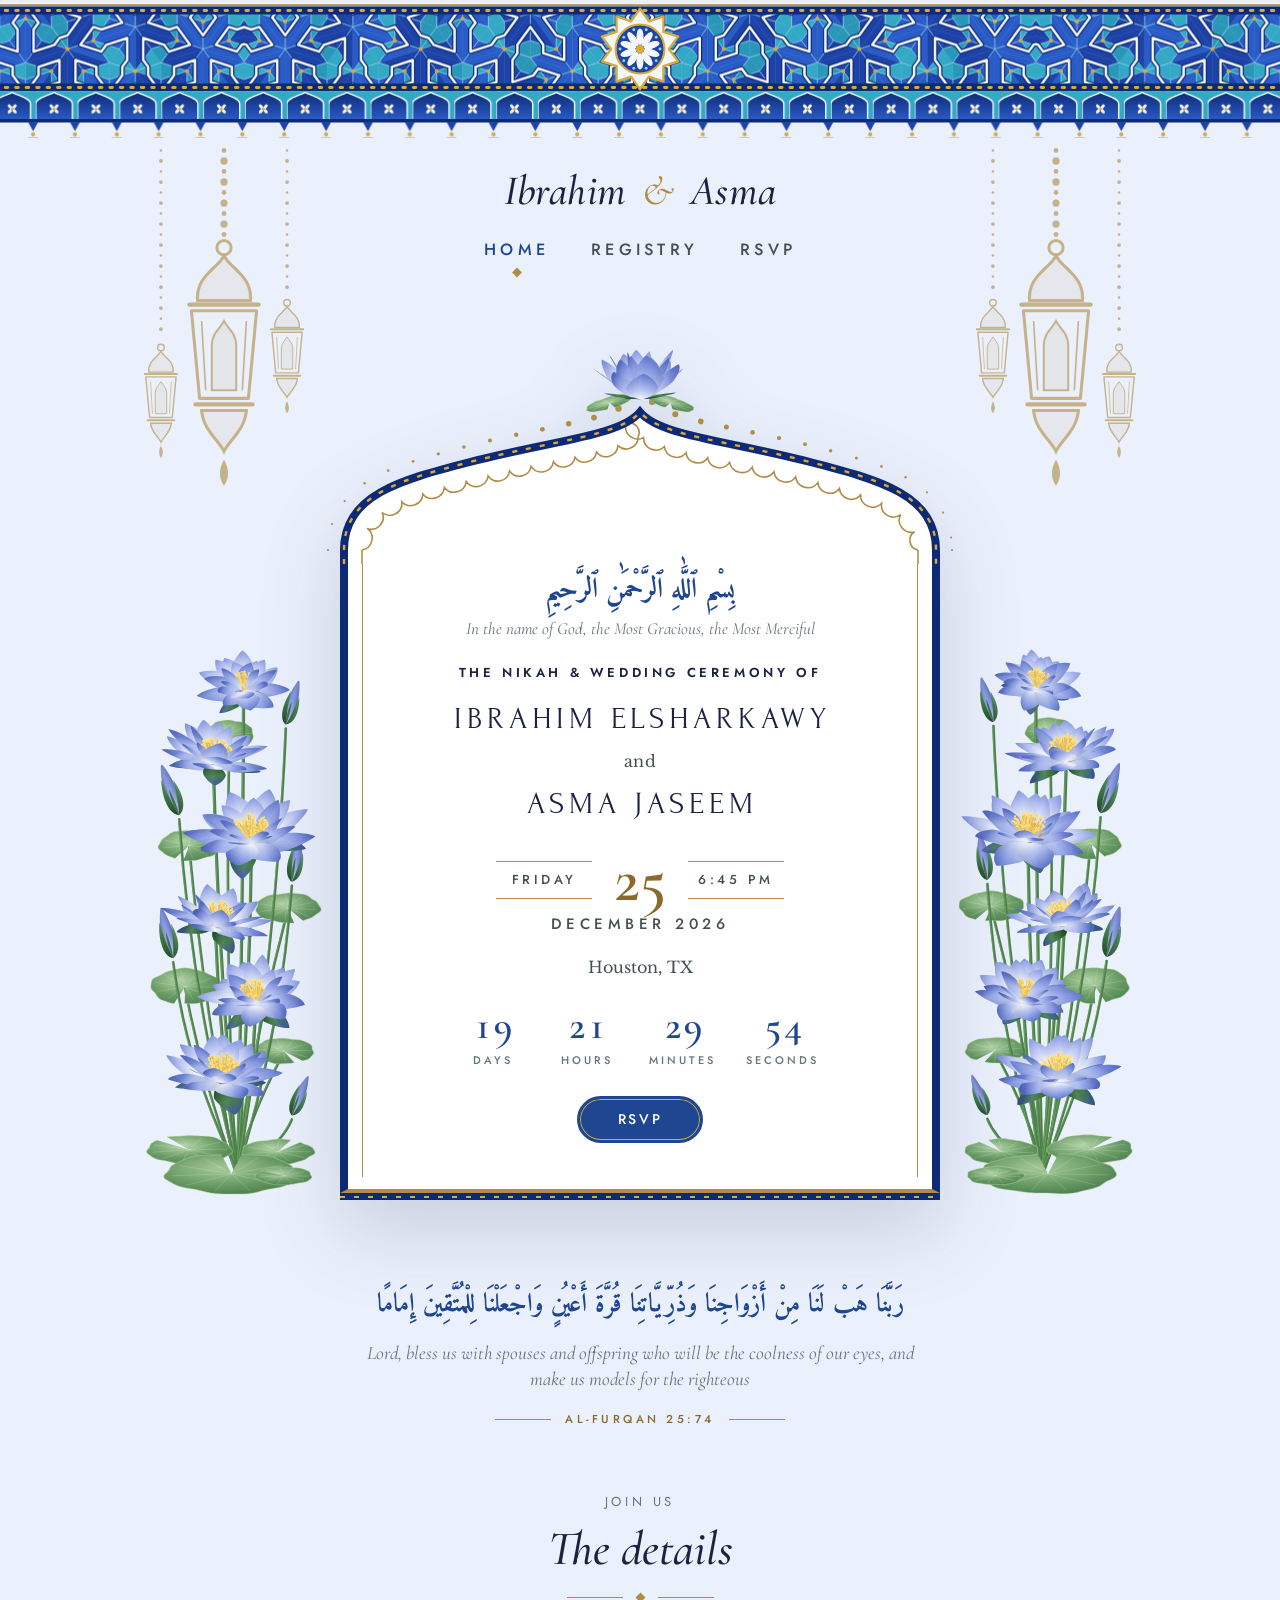
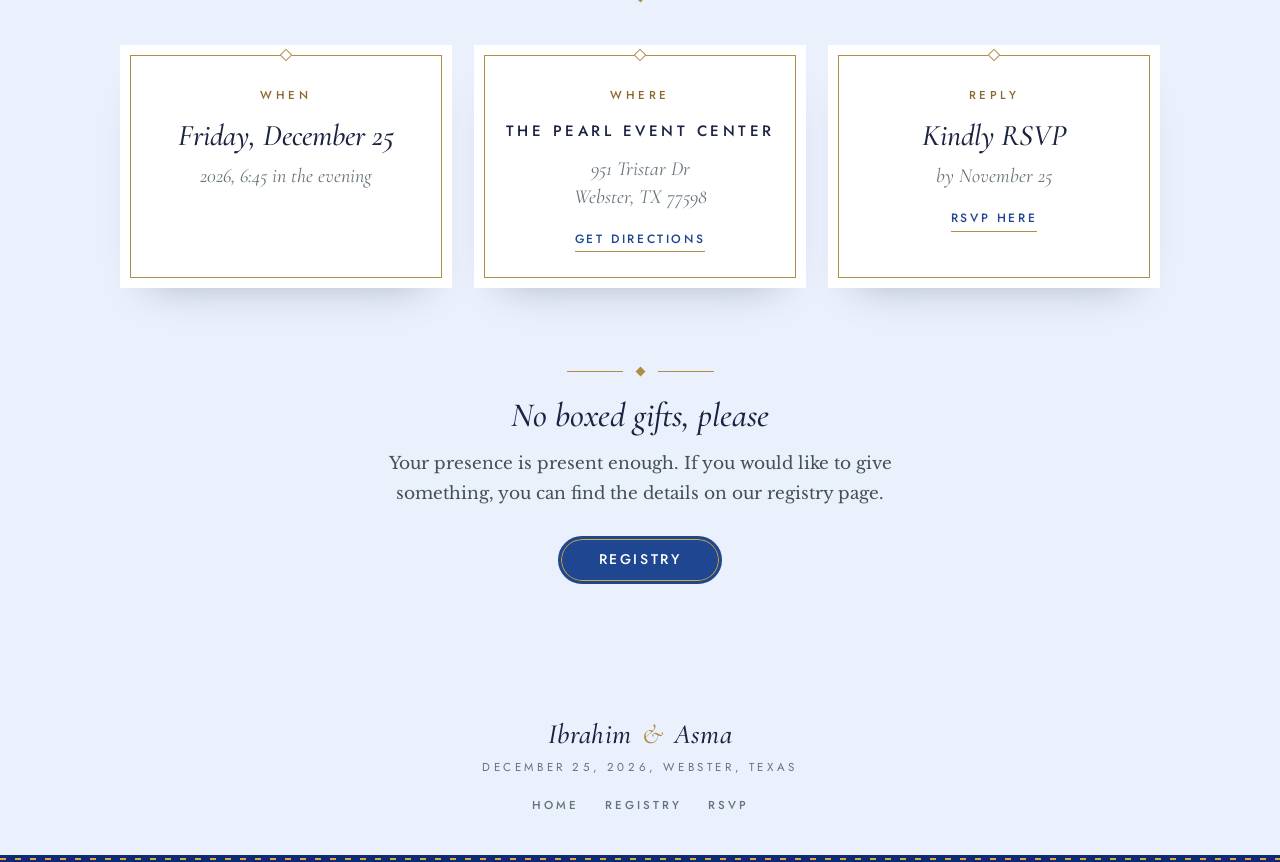
<file: index.html>
<!DOCTYPE html>
<html lang="en">
<head>
  <meta charset="utf-8">
  <meta name="viewport" content="width=device-width, initial-scale=1">
  <title>Ibrahim &amp; Asma</title>
  <meta name="description" content="Ibrahim and Asma&#x27;s wedding, December 25, 2026.">
  <!-- Keep the site out of search engines -->
  <meta name="robots" content="noindex, nofollow, noarchive, noimageindex">
  <meta name="googlebot" content="noindex, nofollow">
  <meta name="referrer" content="no-referrer">
  <link rel="icon" href="data:image/svg+xml,%3Csvg xmlns='http://www.w3.org/2000/svg' viewBox='0 0 64 64'%3E%3Crect width='64' height='64' fill='%23eaf0fc'/%3E%3Cpath d='M32 54 C14 46 10 30 14 14 C24 22 30 34 32 54 Z' fill='%237b8fdc'/%3E%3Cpath d='M32 54 C50 46 54 30 50 14 C40 22 34 34 32 54 Z' fill='%237b8fdc'/%3E%3Cpath d='M32 54 C24 40 24 22 32 6 C40 22 40 40 32 54 Z' fill='%231f4690'/%3E%3C/svg%3E">
  <link rel="preconnect" href="https://fonts.googleapis.com">
  <link rel="preconnect" href="https://fonts.gstatic.com" crossorigin>
  <link href="https://fonts.googleapis.com/css2?family=Forum&family=Libre+Baskerville:ital,wght@0,400;0,700;1,400&family=Cormorant+Garamond:ital,wght@0,400;0,600;1,400;1,500&family=Jost:wght@400;500;600&family=Amiri:wght@700&display=swap" rel="stylesheet">
  <link rel="stylesheet" href="assets/style.css">
</head>
<body class="page-home">
<div class="crown" aria-hidden="true"><img src="assets/art/crown.svg" alt="" decoding="async"></div>
<div class="top">
<img class="lantern lantern--left" src="assets/art/lantern-left.svg" alt="" aria-hidden="true" decoding="async">
<img class="lantern lantern--right" src="assets/art/lantern-right.svg" alt="" aria-hidden="true" decoding="async">
<header class="site-header reveal is-visible">
  <a class="wordmark" href="index.html">Ibrahim <span class="amp">&amp;</span> Asma</a>
  <nav class="site-nav" aria-label="Main">
    <a href="index.html" aria-current="page">Home</a>
    <a href="registry.html">Registry</a>
    <a href="rsvp.html">RSVP</a>
  </nav>
</header>
<main id="main">

  <section class="hero">
    <div class="arch-wrap">
    <img class="bouquet bouquet--left reveal" data-delay="3" src="assets/art/bouquet-left.svg" alt="" aria-hidden="true" decoding="async" loading="lazy">
    <img class="bouquet bouquet--right reveal" data-delay="3" src="assets/art/bouquet-right.svg" alt="" aria-hidden="true" decoding="async" loading="lazy">
    <div class="arch reveal" data-delay="2">
      <svg class="arch-head" viewBox="0 -78 600 338" aria-hidden="true" focusable="false">
  <defs>
    <linearGradient id="petal" x1="0" y1="1" x2="0" y2="0">
      <stop offset="0" stop-color="#ffffff"/><stop offset=".45" stop-color="#b3c0ee"/><stop offset="1" stop-color="#5a6fc6"/>
    </linearGradient>
    <linearGradient id="petal2" x1="0" y1="1" x2="0" y2="0">
      <stop offset="0" stop-color="#ffffff"/><stop offset=".5" stop-color="#c9d2f2"/><stop offset="1" stop-color="#7b8fdc"/>
    </linearGradient>
    <radialGradient id="padg" cx=".5" cy=".5" r=".6"><stop offset="0" stop-color="#b3d3a6"/><stop offset="1" stop-color="#3a6a42"/></radialGradient>
  </defs>
  <!-- white ground under the arch -->
  <path class="arch-fill" d="M4,262 L4,150 C4,95 60,80 130,62 C215,40 280,36 300,12 C320,36 385,40 470,62 C540,80 596,95 596,150 L596,262 Z"/>
  <!-- mehndi dot trail -->
  <g class="arch-dots"><circle cx="-12.0" cy="150.0" r="1.1"/><circle cx="-8.0" cy="124.1" r="1.1"/><circle cx="4.7" cy="101.1" r="1.1"/><circle cx="24.6" cy="83.3" r="1.2"/><circle cx="48.2" cy="70.6" r="1.3"/><circle cx="73.1" cy="61.3" r="1.4"/><circle cx="98.3" cy="53.8" r="1.6"/><circle cx="123.9" cy="47.0" r="1.8"/><circle cx="150.0" cy="40.6" r="2.0"/><circle cx="176.2" cy="34.8" r="2.2"/><circle cx="202.4" cy="29.3" r="2.4"/><circle cx="228.7" cy="23.7" r="2.7"/><circle cx="254.0" cy="17.6" r="2.9"/><circle cx="278.5" cy="8.6" r="3.2"/><circle cx="312.3" cy="1.8" r="3.3"/><circle cx="335.3" cy="14.3" r="3.0"/><circle cx="360.8" cy="21.4" r="2.8"/><circle cx="386.4" cy="27.0" r="2.5"/><circle cx="412.6" cy="32.4" r="2.3"/><circle cx="439.0" cy="38.1" r="2.1"/><circle cx="465.0" cy="44.2" r="1.9"/><circle cx="490.6" cy="50.8" r="1.7"/><circle cx="516.4" cy="58.0" r="1.5"/><circle cx="541.4" cy="66.4" r="1.3"/><circle cx="565.6" cy="77.3" r="1.2"/><circle cx="587.0" cy="92.3" r="1.1"/><circle cx="603.1" cy="112.6" r="1.1"/><circle cx="611.1" cy="137.5" r="1.1"/><circle cx="612.0" cy="150.0" r="1.1"/></g>
  <!-- cusped gold inner line -->
  <path class="arch-cusp" d="M22.0,150.0 A12.0,12.0 0 0 0 27.1,128.4 A11.8,11.8 0 0 0 42.1,112.5 A12.1,12.1 0 0 0 61.8,101.7 A12.1,12.1 0 0 0 82.8,93.9 A12.2,12.2 0 0 0 104.4,87.4 A12.2,12.2 0 0 0 126.2,81.6 A12.2,12.2 0 0 0 148.1,76.0 A11.9,11.9 0 0 0 169.6,71.0 A11.9,11.9 0 0 0 191.1,66.4 A12.3,12.3 0 0 0 213.5,61.7 A11.9,11.9 0 0 0 235.1,57.2 A11.9,11.9 0 0 0 256.5,52.1 A12.0,12.0 0 0 0 277.9,45.7 A12.1,12.1 0 0 0 298.2,36.5 A9.6,9.6 0 0 0 286.2,23.5 A12.1,12.1 0 0 0 303.6,37.6 A12.2,12.2 0 0 0 324.4,46.5 A12.2,12.2 0 0 0 346.0,52.8 A12.0,12.0 0 0 0 367.7,57.8 A12.1,12.1 0 0 0 389.6,62.4 A12.5,12.5 0 0 0 412.2,67.1 A12.0,12.0 0 0 0 433.9,71.8 A12.0,12.0 0 0 0 455.6,76.9 A12.4,12.4 0 0 0 477.9,82.6 A12.0,12.0 0 0 0 499.4,88.4 A12.0,12.0 0 0 0 520.5,95.0 A12.2,12.2 0 0 0 541.6,103.3 A12.0,12.0 0 0 0 560.7,114.6 A11.9,11.9 0 0 0 574.6,131.7 A10.0,10.0 0 0 0 578.0,150.0"/>
  <path class="arch-cusp" d="M22,262 L22,150.0 M578,262 L578,150.0"/>
  <!-- tile ribbon -->
  <path class="arch-ribbon" d="M4,262 L4,150 C4,95 60,80 130,62 C215,40 280,36 300,12 C320,36 385,40 470,62 C540,80 596,95 596,150 L596,262"/>
  <path class="arch-beads" d="M4,262 L4,150 C4,95 60,80 130,62 C215,40 280,36 300,12 C320,36 385,40 470,62 C540,80 596,95 596,150 L596,262"/>
  <image class="arch-finial" href="assets/art/finial.svg" x="241" y="-54" width="118" height="67"/>
</svg>
      <div class="arch-body">
        <div class="arch-inner">
          <p class="arabic bismillah" lang="ar">بِسْمِ ٱللَّٰهِ ٱلرَّحْمَٰنِ ٱلرَّحِيمِ</p>
          <p class="translation bismillah-translation">In the name of God, the Most Gracious, the Most Merciful</p>
          <p class="caption">The Nikah &amp; wedding ceremony of</p>
          <h1 class="names">
            <span class="script">Ibrahim Elsharkawy</span>
            <span class="and">and</span>
            <span class="script">Asma Jaseem</span>
          </h1>

          <div class="date-row" aria-label="Friday 25 December 2026, 6:45 PM">
            <span class="side">Friday</span>
            <span class="numeral">25</span>
            <span class="side">6:45 PM</span>
          </div>
          <p class="date-month">December 2026</p>
          <p class="place">Houston, TX</p>

          <div class="countdown" data-countdown="2026-12-25" data-today="Today is the day!" aria-live="off">
            <div class="unit"><span class="num" data-unit="d">00</span><span class="lbl"><span class="long">days</span><span class="short">d</span></span></div>
            <div class="unit"><span class="num" data-unit="h">00</span><span class="lbl"><span class="long">hours</span><span class="short">h</span></span></div>
            <div class="unit"><span class="num" data-unit="m">00</span><span class="lbl"><span class="long">minutes</span><span class="short">min</span></span></div>
            <div class="unit"><span class="num" data-unit="s">00</span><span class="lbl"><span class="long">seconds</span><span class="short">s</span></span></div>
          </div>

          <a class="btn" href="rsvp.html">RSVP</a>
        </div>
      </div>
      <div class="arch-base" aria-hidden="true"></div>
    </div>
    </div>
  </section>

  <section class="ayah reveal">
    <p class="arabic" lang="ar">رَبَّنَا هَبْ لَنَا مِنْ أَزْوَاجِنَا وَذُرِّيَّاتِنَا قُرَّةَ أَعْيُنٍ وَاجْعَلْنَا لِلْمُتَّقِينَ إِمَامًا</p>
    <p class="translation">Lord, bless us with spouses and offspring who will be the coolness of our eyes, and make us models for the righteous</p>
    <div class="rule"><span class="caption caption--gold">Al-Furqan 25:74</span></div>
  </section>

  <section class="section" id="details">
    <div class="section-head reveal">
      <p class="caption">Join us</p>
      <h2 class="display">The details</h2>
      <div class="rule"><span class="diamond"></span></div>
    </div>
    <div class="cards">
      <article class="card reveal" data-delay="1">
        <p class="caption">When</p>
        <h3 class="display">Friday, December 25</h3>
        <p class="sub">2026, 6:45 in the evening</p>
      </article>
      <article class="card reveal" data-delay="2">
        <p class="caption">Where</p>
        <p class="venue">The Pearl Event Center</p>
        <p class="sub">951 Tristar Dr<br>Webster, TX 77598</p>
        <a class="link" href="https://www.google.com/maps/search/?api=1&amp;query=The+Pearl+Event+Center+951+Tristar+Dr+Webster+TX+77598" target="_blank" rel="noopener">Get directions</a>
      </article>
      <article class="card reveal" data-delay="3">
        <p class="caption">Reply</p>
        <h3 class="display">Kindly RSVP</h3>
        <p class="sub">by <span data-text="rsvpDeadline">November 25</span></p>
        <a class="link" href="rsvp.html">RSVP here</a>
      </article>
    </div>
  </section>

  <section class="note reveal">
    <div class="rule"><span class="diamond"></span></div>
    <h2 class="display" style="margin-top:22px">No boxed gifts, please</h2>
    <p class="lead">Your presence is present enough. If you would like to give something, you can find the details on our registry page.</p>
    <button class="btn" type="button" data-open="registry-modal">Registry</button>
  </section>

</main>
</div>
<dialog class="modal" id="registry-modal" aria-labelledby="registry-modal-title">
  <div class="panel modal-panel">
    <button class="modal-close" type="button" data-close aria-label="Close">&times;</button>
    <div class="icon"><svg viewBox="0 0 80 80" fill="none" stroke="currentColor" stroke-width="2" stroke-linecap="round" stroke-linejoin="round" aria-hidden="true" focusable="false">
  <rect x="10" y="24" width="60" height="42" rx="3"/>
  <path d="M10 28 L40 50 L70 28"/>
  <path d="M10 64 L31 44 M70 64 L49 44"/>
  <path d="M40 24 C40 24 29 17 29 11.5 C29 7.5 32.5 5.5 35 7 C37 8.2 40 11 40 11 C40 11 43 8.2 45 7 C47.5 5.5 51 7.5 51 11.5 C51 17 40 24 40 24 Z" fill="#d9a93a" stroke="#b08d47" stroke-width="1.4"/>
</svg></div>
    <h2 class="display" id="registry-modal-title">Newlywed fund</h2>
    <p class="sub">A gift.</p>
    <a class="btn" href="#" data-link="cashFund" data-fallback="Zelle@8322476842,Venmo@Ibrahim-Elsharkawy,E-transfer (Canada)@647-927-6842" data-fallback-as="details">Give a gift</a>
    <p class="fine">Thank you.</p>
  </div>
</dialog>
<footer class="site-footer">
  <div class="inner">
    <div class="wordmark">Ibrahim <span class="amp">&amp;</span> Asma</div>
    <p class="caption">December 25, 2026, Webster, Texas</p>
    <nav aria-label="Footer">
      <a href="index.html">Home</a>
      <a href="registry.html">Registry</a>
      <a href="rsvp.html">RSVP</a>
    </nav>
  </div>
  <div class="ribbon" aria-hidden="true"></div>
</footer>
<script src="config.js"></script>
<script src="assets/site.js" defer></script>
</body>
</html>
</file>
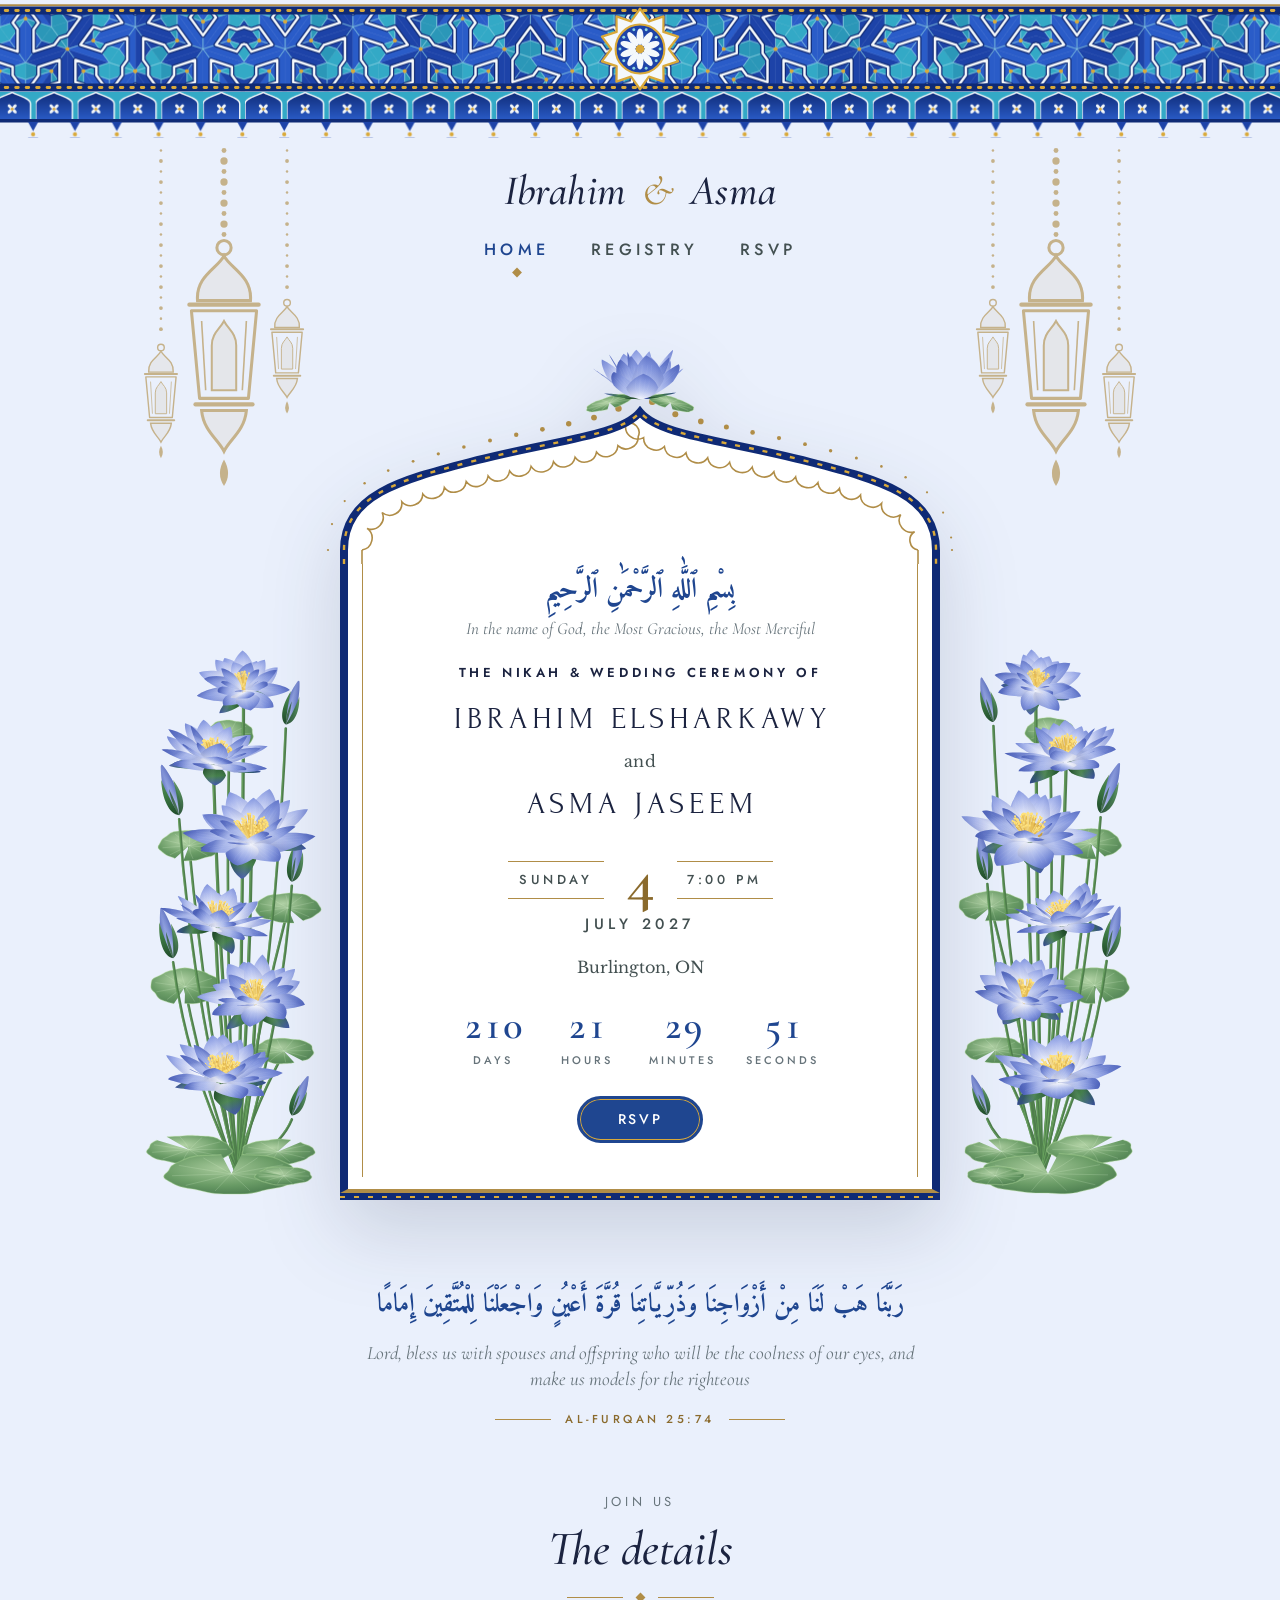
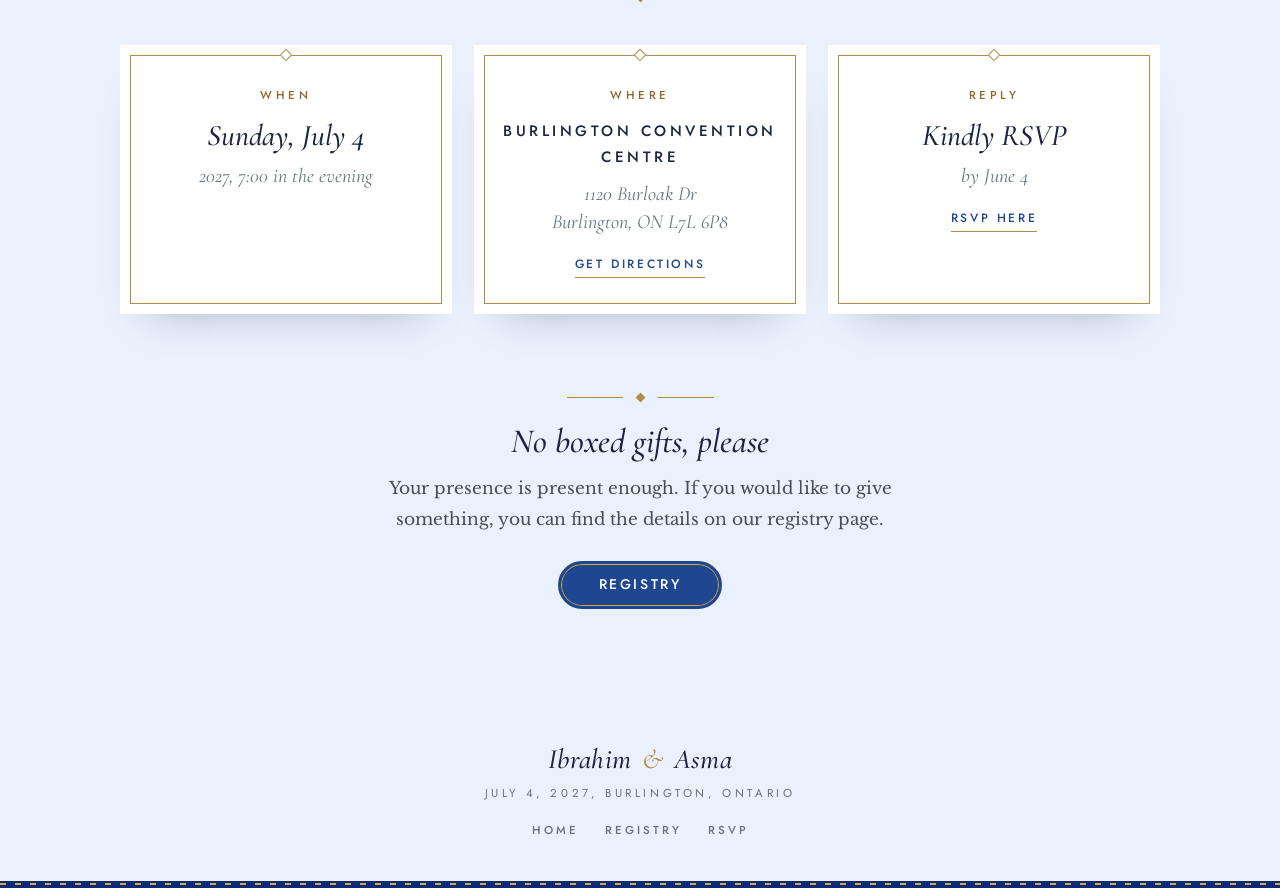
<file: toronto/index.html>
<!DOCTYPE html>
<html lang="en">
<head>
  <meta charset="utf-8">
  <meta name="viewport" content="width=device-width, initial-scale=1">
  <title>Ibrahim &amp; Asma</title>
  <meta name="description" content="Ibrahim and Asma&#x27;s wedding celebration in Toronto, July 4, 2027.">
  <!-- Keep the site out of search engines -->
  <meta name="robots" content="noindex, nofollow, noarchive, noimageindex">
  <meta name="googlebot" content="noindex, nofollow">
  <meta name="referrer" content="no-referrer">
  <link rel="icon" href="data:image/svg+xml,%3Csvg xmlns='http://www.w3.org/2000/svg' viewBox='0 0 64 64'%3E%3Crect width='64' height='64' fill='%23eaf0fc'/%3E%3Cpath d='M32 54 C14 46 10 30 14 14 C24 22 30 34 32 54 Z' fill='%237b8fdc'/%3E%3Cpath d='M32 54 C50 46 54 30 50 14 C40 22 34 34 32 54 Z' fill='%237b8fdc'/%3E%3Cpath d='M32 54 C24 40 24 22 32 6 C40 22 40 40 32 54 Z' fill='%231f4690'/%3E%3C/svg%3E">
  <link rel="preconnect" href="https://fonts.googleapis.com">
  <link rel="preconnect" href="https://fonts.gstatic.com" crossorigin>
  <link href="https://fonts.googleapis.com/css2?family=Forum&family=Libre+Baskerville:ital,wght@0,400;0,700;1,400&family=Cormorant+Garamond:ital,wght@0,400;0,600;1,400;1,500&family=Jost:wght@400;500;600&family=Amiri:wght@700&display=swap" rel="stylesheet">
  <link rel="stylesheet" href="../assets/style.css">
</head>
<body class="page-home">
<div class="crown" aria-hidden="true"><img src="../assets/art/crown.svg" alt="" decoding="async"></div>
<div class="top">
<img class="lantern lantern--left" src="../assets/art/lantern-left.svg" alt="" aria-hidden="true" decoding="async">
<img class="lantern lantern--right" src="../assets/art/lantern-right.svg" alt="" aria-hidden="true" decoding="async">
<header class="site-header reveal is-visible">
  <a class="wordmark" href="index.html">Ibrahim <span class="amp">&amp;</span> Asma</a>
  <nav class="site-nav" aria-label="Main">
    <a href="index.html" aria-current="page">Home</a>
    <a href="registry.html">Registry</a>
    <a href="rsvp.html">RSVP</a>
  </nav>
</header>
<main id="main">

  <section class="hero">
    <div class="arch-wrap">
    <img class="bouquet bouquet--left reveal" data-delay="3" src="../assets/art/bouquet-left.svg" alt="" aria-hidden="true" decoding="async" loading="lazy">
    <img class="bouquet bouquet--right reveal" data-delay="3" src="../assets/art/bouquet-right.svg" alt="" aria-hidden="true" decoding="async" loading="lazy">
    <div class="arch reveal" data-delay="2">
      <svg class="arch-head" viewBox="0 -78 600 338" aria-hidden="true" focusable="false">
  <defs>
    <linearGradient id="petal" x1="0" y1="1" x2="0" y2="0">
      <stop offset="0" stop-color="#ffffff"/><stop offset=".45" stop-color="#b3c0ee"/><stop offset="1" stop-color="#5a6fc6"/>
    </linearGradient>
    <linearGradient id="petal2" x1="0" y1="1" x2="0" y2="0">
      <stop offset="0" stop-color="#ffffff"/><stop offset=".5" stop-color="#c9d2f2"/><stop offset="1" stop-color="#7b8fdc"/>
    </linearGradient>
    <radialGradient id="padg" cx=".5" cy=".5" r=".6"><stop offset="0" stop-color="#b3d3a6"/><stop offset="1" stop-color="#3a6a42"/></radialGradient>
  </defs>
  <!-- white ground under the arch -->
  <path class="arch-fill" d="M4,262 L4,150 C4,95 60,80 130,62 C215,40 280,36 300,12 C320,36 385,40 470,62 C540,80 596,95 596,150 L596,262 Z"/>
  <!-- mehndi dot trail -->
  <g class="arch-dots"><circle cx="-12.0" cy="150.0" r="1.1"/><circle cx="-8.0" cy="124.1" r="1.1"/><circle cx="4.7" cy="101.1" r="1.1"/><circle cx="24.6" cy="83.3" r="1.2"/><circle cx="48.2" cy="70.6" r="1.3"/><circle cx="73.1" cy="61.3" r="1.4"/><circle cx="98.3" cy="53.8" r="1.6"/><circle cx="123.9" cy="47.0" r="1.8"/><circle cx="150.0" cy="40.6" r="2.0"/><circle cx="176.2" cy="34.8" r="2.2"/><circle cx="202.4" cy="29.3" r="2.4"/><circle cx="228.7" cy="23.7" r="2.7"/><circle cx="254.0" cy="17.6" r="2.9"/><circle cx="278.5" cy="8.6" r="3.2"/><circle cx="312.3" cy="1.8" r="3.3"/><circle cx="335.3" cy="14.3" r="3.0"/><circle cx="360.8" cy="21.4" r="2.8"/><circle cx="386.4" cy="27.0" r="2.5"/><circle cx="412.6" cy="32.4" r="2.3"/><circle cx="439.0" cy="38.1" r="2.1"/><circle cx="465.0" cy="44.2" r="1.9"/><circle cx="490.6" cy="50.8" r="1.7"/><circle cx="516.4" cy="58.0" r="1.5"/><circle cx="541.4" cy="66.4" r="1.3"/><circle cx="565.6" cy="77.3" r="1.2"/><circle cx="587.0" cy="92.3" r="1.1"/><circle cx="603.1" cy="112.6" r="1.1"/><circle cx="611.1" cy="137.5" r="1.1"/><circle cx="612.0" cy="150.0" r="1.1"/></g>
  <!-- cusped gold inner line -->
  <path class="arch-cusp" d="M22.0,150.0 A12.0,12.0 0 0 0 27.1,128.4 A11.8,11.8 0 0 0 42.1,112.5 A12.1,12.1 0 0 0 61.8,101.7 A12.1,12.1 0 0 0 82.8,93.9 A12.2,12.2 0 0 0 104.4,87.4 A12.2,12.2 0 0 0 126.2,81.6 A12.2,12.2 0 0 0 148.1,76.0 A11.9,11.9 0 0 0 169.6,71.0 A11.9,11.9 0 0 0 191.1,66.4 A12.3,12.3 0 0 0 213.5,61.7 A11.9,11.9 0 0 0 235.1,57.2 A11.9,11.9 0 0 0 256.5,52.1 A12.0,12.0 0 0 0 277.9,45.7 A12.1,12.1 0 0 0 298.2,36.5 A9.6,9.6 0 0 0 286.2,23.5 A12.1,12.1 0 0 0 303.6,37.6 A12.2,12.2 0 0 0 324.4,46.5 A12.2,12.2 0 0 0 346.0,52.8 A12.0,12.0 0 0 0 367.7,57.8 A12.1,12.1 0 0 0 389.6,62.4 A12.5,12.5 0 0 0 412.2,67.1 A12.0,12.0 0 0 0 433.9,71.8 A12.0,12.0 0 0 0 455.6,76.9 A12.4,12.4 0 0 0 477.9,82.6 A12.0,12.0 0 0 0 499.4,88.4 A12.0,12.0 0 0 0 520.5,95.0 A12.2,12.2 0 0 0 541.6,103.3 A12.0,12.0 0 0 0 560.7,114.6 A11.9,11.9 0 0 0 574.6,131.7 A10.0,10.0 0 0 0 578.0,150.0"/>
  <path class="arch-cusp" d="M22,262 L22,150.0 M578,262 L578,150.0"/>
  <!-- tile ribbon -->
  <path class="arch-ribbon" d="M4,262 L4,150 C4,95 60,80 130,62 C215,40 280,36 300,12 C320,36 385,40 470,62 C540,80 596,95 596,150 L596,262"/>
  <path class="arch-beads" d="M4,262 L4,150 C4,95 60,80 130,62 C215,40 280,36 300,12 C320,36 385,40 470,62 C540,80 596,95 596,150 L596,262"/>
  <image class="arch-finial" href="../assets/art/finial.svg" x="241" y="-54" width="118" height="67"/>
</svg>
      <div class="arch-body">
        <div class="arch-inner">
          <p class="arabic bismillah" lang="ar">بِسْمِ ٱللَّٰهِ ٱلرَّحْمَٰنِ ٱلرَّحِيمِ</p>
          <p class="translation bismillah-translation">In the name of God, the Most Gracious, the Most Merciful</p>
          <p class="caption">The Nikah &amp; wedding ceremony of</p>
          <h1 class="names">
            <span class="script">Ibrahim Elsharkawy</span>
            <span class="and">and</span>
            <span class="script">Asma Jaseem</span>
          </h1>

          <div class="date-row" aria-label="Sunday 4 July 2027, 7:00 PM">
            <span class="side">Sunday</span>
            <span class="numeral">4</span>
            <span class="side">7:00 PM</span>
          </div>
          <p class="date-month">July 2027</p>
          <p class="place">Burlington, ON</p>

          <div class="countdown" data-countdown="2027-07-04" data-today="Today is the day!" aria-live="off">
            <div class="unit"><span class="num" data-unit="d">00</span><span class="lbl"><span class="long">days</span><span class="short">d</span></span></div>
            <div class="unit"><span class="num" data-unit="h">00</span><span class="lbl"><span class="long">hours</span><span class="short">h</span></span></div>
            <div class="unit"><span class="num" data-unit="m">00</span><span class="lbl"><span class="long">minutes</span><span class="short">min</span></span></div>
            <div class="unit"><span class="num" data-unit="s">00</span><span class="lbl"><span class="long">seconds</span><span class="short">s</span></span></div>
          </div>

          <a class="btn" href="rsvp.html">RSVP</a>
        </div>
      </div>
      <div class="arch-base" aria-hidden="true"></div>
    </div>
    </div>
  </section>

  <section class="ayah reveal">
    <p class="arabic" lang="ar">رَبَّنَا هَبْ لَنَا مِنْ أَزْوَاجِنَا وَذُرِّيَّاتِنَا قُرَّةَ أَعْيُنٍ وَاجْعَلْنَا لِلْمُتَّقِينَ إِمَامًا</p>
    <p class="translation">Lord, bless us with spouses and offspring who will be the coolness of our eyes, and make us models for the righteous</p>
    <div class="rule"><span class="caption caption--gold">Al-Furqan 25:74</span></div>
  </section>

  <section class="section" id="details">
    <div class="section-head reveal">
      <p class="caption">Join us</p>
      <h2 class="display">The details</h2>
      <div class="rule"><span class="diamond"></span></div>
    </div>
    <div class="cards">
      <article class="card reveal" data-delay="1">
        <p class="caption">When</p>
        <h3 class="display">Sunday, July 4</h3>
        <p class="sub">2027, 7:00 in the evening</p>
      </article>
      <article class="card reveal" data-delay="2">
        <p class="caption">Where</p>
        <p class="venue">Burlington Convention Centre</p>
        <p class="sub">1120 Burloak Dr<br>Burlington, ON L7L 6P8</p>
        <a class="link" href="https://www.google.com/maps/search/?api=1&amp;query=Burlington+Convention+Centre+1120+Burloak+Dr+Burlington+ON+L7L+6P8" target="_blank" rel="noopener">Get directions</a>
      </article>
      <article class="card reveal" data-delay="3">
        <p class="caption">Reply</p>
        <h3 class="display">Kindly RSVP</h3>
        <p class="sub">by <span data-text="rsvpDeadline">June 4</span></p>
        <a class="link" href="rsvp.html">RSVP here</a>
      </article>
    </div>
  </section>

  <section class="note reveal">
    <div class="rule"><span class="diamond"></span></div>
    <h2 class="display" style="margin-top:22px">No boxed gifts, please</h2>
    <p class="lead">Your presence is present enough. If you would like to give something, you can find the details on our registry page.</p>
    <button class="btn" type="button" data-open="registry-modal">Registry</button>
  </section>

</main>
</div>
<dialog class="modal" id="registry-modal" aria-labelledby="registry-modal-title">
  <div class="panel modal-panel">
    <button class="modal-close" type="button" data-close aria-label="Close">&times;</button>
    <div class="icon"><svg viewBox="0 0 80 80" fill="none" stroke="currentColor" stroke-width="2" stroke-linecap="round" stroke-linejoin="round" aria-hidden="true" focusable="false">
  <rect x="10" y="24" width="60" height="42" rx="3"/>
  <path d="M10 28 L40 50 L70 28"/>
  <path d="M10 64 L31 44 M70 64 L49 44"/>
  <path d="M40 24 C40 24 29 17 29 11.5 C29 7.5 32.5 5.5 35 7 C37 8.2 40 11 40 11 C40 11 43 8.2 45 7 C47.5 5.5 51 7.5 51 11.5 C51 17 40 24 40 24 Z" fill="#d9a93a" stroke="#b08d47" stroke-width="1.4"/>
</svg></div>
    <h2 class="display" id="registry-modal-title">Newlywed fund</h2>
    <p class="sub">A gift.</p>
    <a class="btn" href="#" data-link="cashFund" data-fallback="Zelle@8322476842,Venmo@Ibrahim-Elsharkawy,E-transfer (Canada)@647-927-6842" data-fallback-as="details">Give a gift</a>
    <p class="fine">Thank you.</p>
  </div>
</dialog>
<footer class="site-footer">
  <div class="inner">
    <div class="wordmark">Ibrahim <span class="amp">&amp;</span> Asma</div>
    <p class="caption">July 4, 2027, Burlington, Ontario</p>
    <nav aria-label="Footer">
      <a href="index.html">Home</a>
      <a href="registry.html">Registry</a>
      <a href="rsvp.html">RSVP</a>
    </nav>
  </div>
  <div class="ribbon" aria-hidden="true"></div>
</footer>
<script src="config.js"></script>
<script src="../assets/site.js" defer></script>
</body>
</html>
</file>
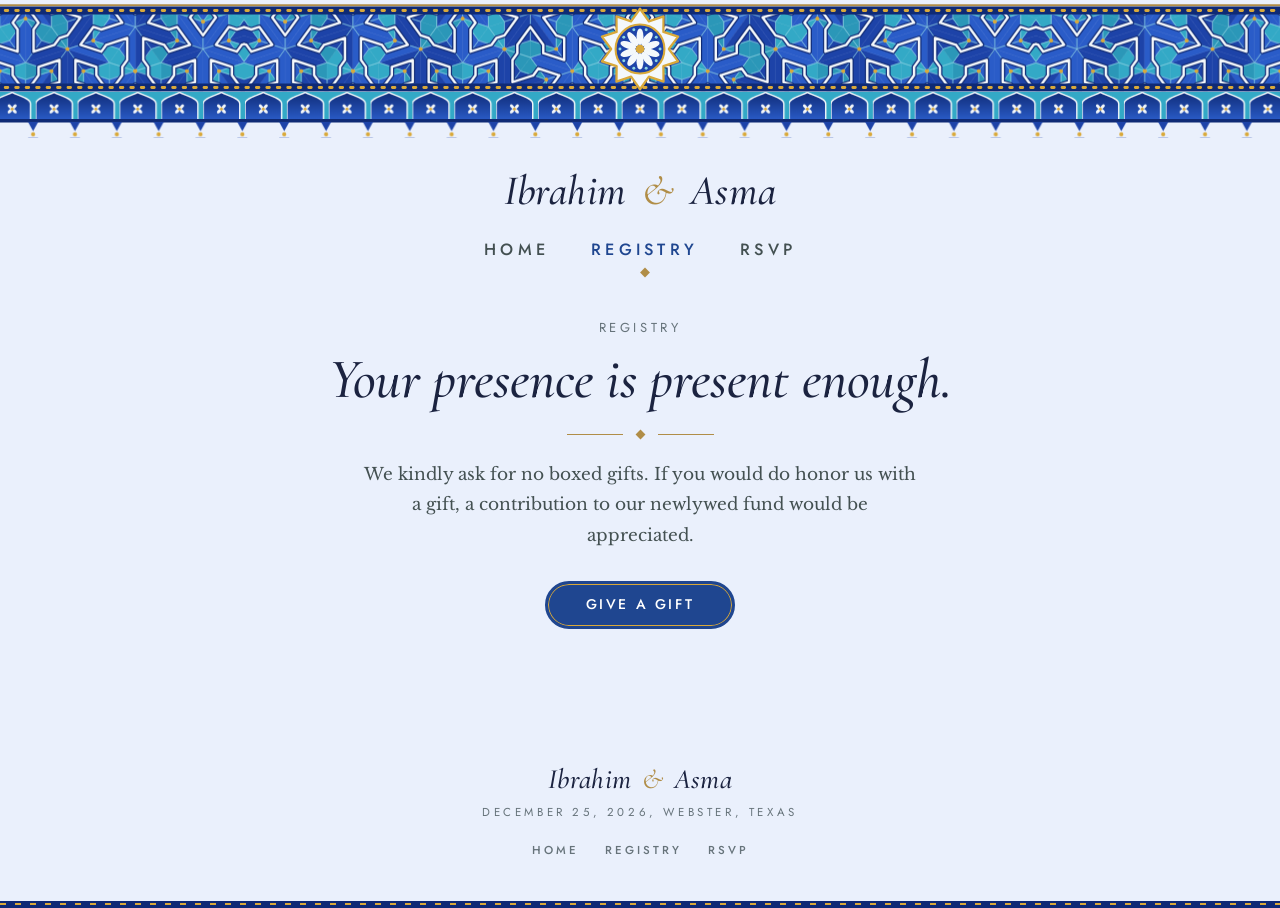
<file: registry.html>
<!DOCTYPE html>
<html lang="en">
<head>
  <meta charset="utf-8">
  <meta name="viewport" content="width=device-width, initial-scale=1">
  <title>Ibrahim &amp; Asma Registry</title>
  <meta name="description" content="Gift information for Ibrahim and Asma&#x27;s wedding.">
  <!-- Keep the site out of search engines -->
  <meta name="robots" content="noindex, nofollow, noarchive, noimageindex">
  <meta name="googlebot" content="noindex, nofollow">
  <meta name="referrer" content="no-referrer">
  <link rel="icon" href="data:image/svg+xml,%3Csvg xmlns='http://www.w3.org/2000/svg' viewBox='0 0 64 64'%3E%3Crect width='64' height='64' fill='%23eaf0fc'/%3E%3Cpath d='M32 54 C14 46 10 30 14 14 C24 22 30 34 32 54 Z' fill='%237b8fdc'/%3E%3Cpath d='M32 54 C50 46 54 30 50 14 C40 22 34 34 32 54 Z' fill='%237b8fdc'/%3E%3Cpath d='M32 54 C24 40 24 22 32 6 C40 22 40 40 32 54 Z' fill='%231f4690'/%3E%3C/svg%3E">
  <link rel="preconnect" href="https://fonts.googleapis.com">
  <link rel="preconnect" href="https://fonts.gstatic.com" crossorigin>
  <link href="https://fonts.googleapis.com/css2?family=Forum&family=Libre+Baskerville:ital,wght@0,400;0,700;1,400&family=Cormorant+Garamond:ital,wght@0,400;0,600;1,400;1,500&family=Jost:wght@400;500;600&family=Amiri:wght@700&display=swap" rel="stylesheet">
  <link rel="stylesheet" href="assets/style.css">
</head>
<body class="page-registry">
<div class="crown" aria-hidden="true"><img src="assets/art/crown.svg" alt="" decoding="async"></div>
<header class="site-header reveal is-visible">
  <a class="wordmark" href="index.html">Ibrahim <span class="amp">&amp;</span> Asma</a>
  <nav class="site-nav" aria-label="Main">
    <a href="index.html">Home</a>
    <a href="registry.html" aria-current="page">Registry</a>
    <a href="rsvp.html">RSVP</a>
  </nav>
</header>
<main id="main" class="page">
  <p class="caption reveal is-visible">Registry</p>
  <h1 class="display reveal is-visible">Your presence is present enough.</h1>
  <div class="rule reveal is-visible"><span class="diamond"></span></div>
  <p class="lead reveal is-visible" data-delay="1">We kindly ask for no boxed gifts. If you would do honor us with a gift, a contribution to our newlywed fund would be appreciated.</p>
  <p class="reveal is-visible" data-delay="2" style="margin-top:30px"><button class="btn" type="button" data-open="registry-modal">Give a gift</button></p>
</main>
<dialog class="modal" id="registry-modal" aria-labelledby="registry-modal-title">
  <div class="panel modal-panel">
    <button class="modal-close" type="button" data-close aria-label="Close">&times;</button>
    <div class="icon"><svg viewBox="0 0 80 80" fill="none" stroke="currentColor" stroke-width="2" stroke-linecap="round" stroke-linejoin="round" aria-hidden="true" focusable="false">
  <rect x="10" y="24" width="60" height="42" rx="3"/>
  <path d="M10 28 L40 50 L70 28"/>
  <path d="M10 64 L31 44 M70 64 L49 44"/>
  <path d="M40 24 C40 24 29 17 29 11.5 C29 7.5 32.5 5.5 35 7 C37 8.2 40 11 40 11 C40 11 43 8.2 45 7 C47.5 5.5 51 7.5 51 11.5 C51 17 40 24 40 24 Z" fill="#d9a93a" stroke="#b08d47" stroke-width="1.4"/>
</svg></div>
    <h2 class="display" id="registry-modal-title">Newlywed fund</h2>
    <p class="sub">A gift.</p>
    <a class="btn" href="#" data-link="cashFund" data-fallback="Zelle@8322476842,Venmo@Ibrahim-Elsharkawy,E-transfer (Canada)@647-927-6842" data-fallback-as="details">Give a gift</a>
    <p class="fine">Thank you.</p>
  </div>
</dialog>
<footer class="site-footer">
  <div class="inner">
    <div class="wordmark">Ibrahim <span class="amp">&amp;</span> Asma</div>
    <p class="caption">December 25, 2026, Webster, Texas</p>
    <nav aria-label="Footer">
      <a href="index.html">Home</a>
      <a href="registry.html">Registry</a>
      <a href="rsvp.html">RSVP</a>
    </nav>
  </div>
  <div class="ribbon" aria-hidden="true"></div>
</footer>
<script src="config.js"></script>
<script src="assets/site.js" defer></script>
</body>
</html>
</file>
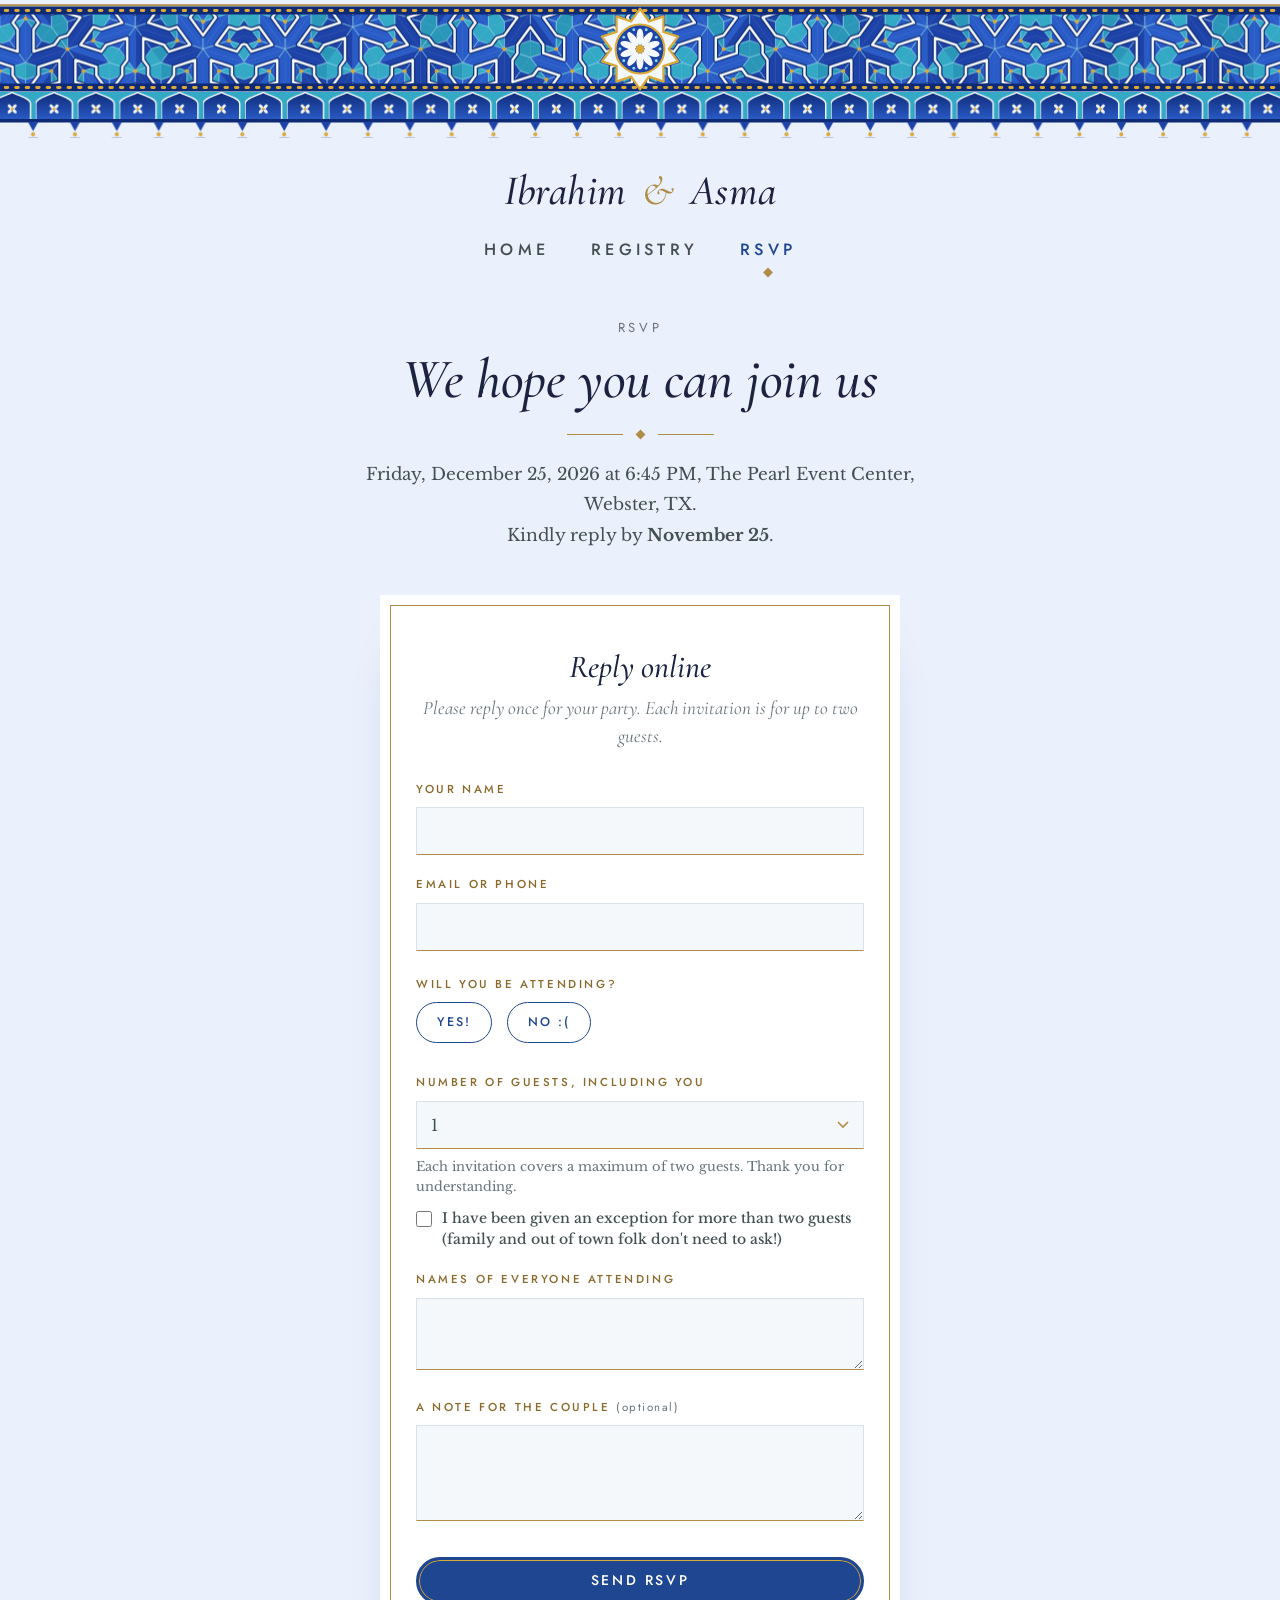
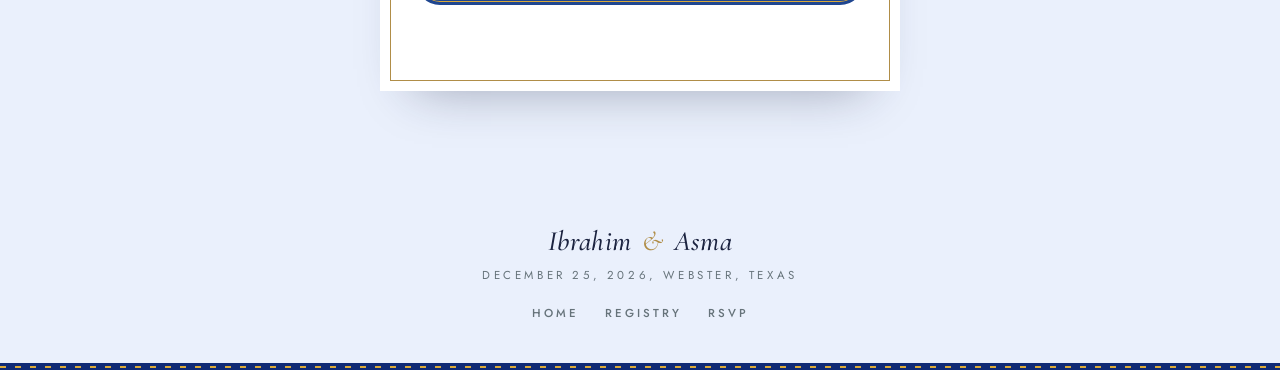
<file: rsvp.html>
<!DOCTYPE html>
<html lang="en">
<head>
  <meta charset="utf-8">
  <meta name="viewport" content="width=device-width, initial-scale=1">
  <title>Ibrahim &amp; Asma RSVP</title>
  <meta name="description" content="RSVP for Ibrahim and Asma&#x27;s wedding.">
  <!-- Keep the site out of search engines -->
  <meta name="robots" content="noindex, nofollow, noarchive, noimageindex">
  <meta name="googlebot" content="noindex, nofollow">
  <meta name="referrer" content="no-referrer">
  <link rel="icon" href="data:image/svg+xml,%3Csvg xmlns='http://www.w3.org/2000/svg' viewBox='0 0 64 64'%3E%3Crect width='64' height='64' fill='%23eaf0fc'/%3E%3Cpath d='M32 54 C14 46 10 30 14 14 C24 22 30 34 32 54 Z' fill='%237b8fdc'/%3E%3Cpath d='M32 54 C50 46 54 30 50 14 C40 22 34 34 32 54 Z' fill='%237b8fdc'/%3E%3Cpath d='M32 54 C24 40 24 22 32 6 C40 22 40 40 32 54 Z' fill='%231f4690'/%3E%3C/svg%3E">
  <link rel="preconnect" href="https://fonts.googleapis.com">
  <link rel="preconnect" href="https://fonts.gstatic.com" crossorigin>
  <link href="https://fonts.googleapis.com/css2?family=Forum&family=Libre+Baskerville:ital,wght@0,400;0,700;1,400&family=Cormorant+Garamond:ital,wght@0,400;0,600;1,400;1,500&family=Jost:wght@400;500;600&family=Amiri:wght@700&display=swap" rel="stylesheet">
  <link rel="stylesheet" href="assets/style.css">
</head>
<body class="page-rsvp">
<div class="crown" aria-hidden="true"><img src="assets/art/crown.svg" alt="" decoding="async"></div>
<header class="site-header reveal is-visible">
  <a class="wordmark" href="index.html">Ibrahim <span class="amp">&amp;</span> Asma</a>
  <nav class="site-nav" aria-label="Main">
    <a href="index.html">Home</a>
    <a href="registry.html">Registry</a>
    <a href="rsvp.html" aria-current="page">RSVP</a>
  </nav>
</header>
<main id="main" class="page">
  <p class="caption reveal is-visible">RSVP</p>
  <h1 class="display reveal is-visible">We hope you can join us</h1>
  <div class="rule reveal is-visible"><span class="diamond"></span></div>
  <p class="lead reveal is-visible" data-delay="1">Friday, December 25, 2026 at 6:45 PM, The Pearl Event Center, Webster, TX.<br>Kindly reply by <strong><span data-text="rsvpDeadline">November 25</span></strong>.</p>

  <!-- On-site form: shown when config.js has rsvpScriptUrl -->
  <form class="panel rsvp-form reveal is-visible" data-delay="2" id="rsvp-form" novalidate hidden
        data-msg-missing="Please fill in the highlighted fields." data-msg-sending="Sending…" data-msg-failed="Sorry, something went wrong sending your reply. Please try again in a moment.">
    <h2 class="display">Reply online</h2>
    <p class="sub">Please reply once for your party. Each invitation is for up to two guests.</p>

    <div class="field">
      <label for="f-name">Your name</label>
      <input id="f-name" name="name" type="text" autocomplete="name" required>
    </div>
    <div class="field">
      <label for="f-contact">Email or phone</label>
      <input id="f-contact" name="contact" type="text" autocomplete="email" required>
    </div>

    <fieldset class="field choice">
      <legend>Will you be attending?</legend>
      <label class="pill"><input type="radio" name="attending" value="Yes!" data-role="accept" required><span>Yes!</span></label>
      <label class="pill"><input type="radio" name="attending" value="No :(" data-role="decline"><span>No :(</span></label>
    </fieldset>

    <div class="only-attending">
      <div class="field">
        <label for="f-guests">Number of guests, including you</label>
        <select id="f-guests" name="guests" data-max="10"><option>1</option><option>2</option><option disabled hidden>3</option><option disabled hidden>4</option><option disabled hidden>5</option><option disabled hidden>6</option><option disabled hidden>7</option><option disabled hidden>8</option><option disabled hidden>9</option><option disabled hidden>10</option></select>
        <p class="hint">Each invitation covers a maximum of two guests. Thank you for understanding.</p>
        <label class="check"><input type="checkbox" name="exception" id="f-exception" value="Yes"><span>I have been given an exception for more than two guests (family and out of town folk don&#x27;t need to ask!)</span></label>
      </div>
      <div class="field">
        <label for="f-guestnames">Names of everyone attending</label>
        <textarea id="f-guestnames" name="guestNames" rows="2"></textarea>
      </div>
    </div>

    <div class="field">
      <label for="f-message">A note for the couple <span class="opt">(optional)</span></label>
      <textarea id="f-message" name="message" rows="3"></textarea>
    </div>

    <button class="btn" type="submit">Send RSVP</button>
    <p class="form-status" role="status" aria-live="polite"></p>
  </form>

  <!-- Thank-you panel, shown after a successful submission -->
  <div class="panel rsvp-thanks reveal is-visible" id="rsvp-thanks" hidden data-text-declined="Your reply has been received. We&#x27;ll miss you, and thank you for letting us know.">
    <h2 class="display">Thank you</h2>
    <p class="sub" id="rsvp-thanks-text">Your reply has been received. We can&#x27;t wait to celebrate with you.</p>
    <div class="rule" style="margin-top:22px"><span class="diamond"></span></div>
  </div>

  <!-- Fallback: Google Form link, used only when rsvpScriptUrl is empty -->
  <div class="panel reveal is-visible" data-delay="2" id="rsvp-fallback">
    <h2 class="display">Reply online</h2>
    <p class="sub">The form takes about a minute. Please reply for everyone in your party.</p>
    <a class="btn" href="#" data-link="rsvpForm" data-fallback="Form coming soon">Open the RSVP form</a>
    <p class="fine">The form opens in a new tab.</p>
  </div>

  <div class="embed" id="rsvp-embed" hidden>
    <iframe title="RSVP form" loading="lazy"></iframe>
  </div>
</main>
<footer class="site-footer">
  <div class="inner">
    <div class="wordmark">Ibrahim <span class="amp">&amp;</span> Asma</div>
    <p class="caption">December 25, 2026, Webster, Texas</p>
    <nav aria-label="Footer">
      <a href="index.html">Home</a>
      <a href="registry.html">Registry</a>
      <a href="rsvp.html">RSVP</a>
    </nav>
  </div>
  <div class="ribbon" aria-hidden="true"></div>
</footer>
<script src="config.js"></script>
<script src="assets/site.js" defer></script>
</body>
</html>
</file>
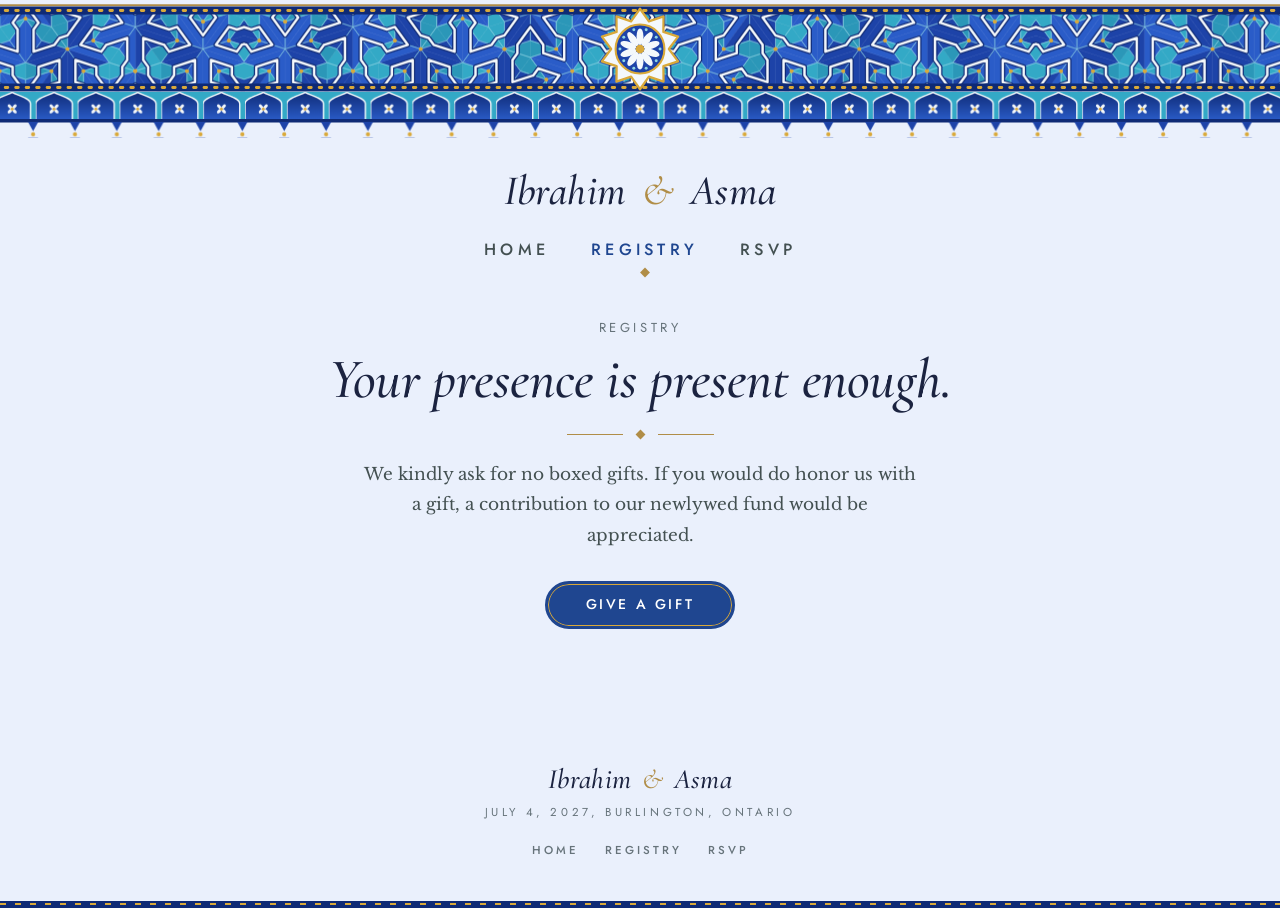
<file: toronto/registry.html>
<!DOCTYPE html>
<html lang="en">
<head>
  <meta charset="utf-8">
  <meta name="viewport" content="width=device-width, initial-scale=1">
  <title>Ibrahim &amp; Asma Registry</title>
  <meta name="description" content="Gift information for Ibrahim and Asma&#x27;s wedding.">
  <!-- Keep the site out of search engines -->
  <meta name="robots" content="noindex, nofollow, noarchive, noimageindex">
  <meta name="googlebot" content="noindex, nofollow">
  <meta name="referrer" content="no-referrer">
  <link rel="icon" href="data:image/svg+xml,%3Csvg xmlns='http://www.w3.org/2000/svg' viewBox='0 0 64 64'%3E%3Crect width='64' height='64' fill='%23eaf0fc'/%3E%3Cpath d='M32 54 C14 46 10 30 14 14 C24 22 30 34 32 54 Z' fill='%237b8fdc'/%3E%3Cpath d='M32 54 C50 46 54 30 50 14 C40 22 34 34 32 54 Z' fill='%237b8fdc'/%3E%3Cpath d='M32 54 C24 40 24 22 32 6 C40 22 40 40 32 54 Z' fill='%231f4690'/%3E%3C/svg%3E">
  <link rel="preconnect" href="https://fonts.googleapis.com">
  <link rel="preconnect" href="https://fonts.gstatic.com" crossorigin>
  <link href="https://fonts.googleapis.com/css2?family=Forum&family=Libre+Baskerville:ital,wght@0,400;0,700;1,400&family=Cormorant+Garamond:ital,wght@0,400;0,600;1,400;1,500&family=Jost:wght@400;500;600&family=Amiri:wght@700&display=swap" rel="stylesheet">
  <link rel="stylesheet" href="../assets/style.css">
</head>
<body class="page-registry">
<div class="crown" aria-hidden="true"><img src="../assets/art/crown.svg" alt="" decoding="async"></div>
<header class="site-header reveal is-visible">
  <a class="wordmark" href="index.html">Ibrahim <span class="amp">&amp;</span> Asma</a>
  <nav class="site-nav" aria-label="Main">
    <a href="index.html">Home</a>
    <a href="registry.html" aria-current="page">Registry</a>
    <a href="rsvp.html">RSVP</a>
  </nav>
</header>
<main id="main" class="page">
  <p class="caption reveal is-visible">Registry</p>
  <h1 class="display reveal is-visible">Your presence is present enough.</h1>
  <div class="rule reveal is-visible"><span class="diamond"></span></div>
  <p class="lead reveal is-visible" data-delay="1">We kindly ask for no boxed gifts. If you would do honor us with a gift, a contribution to our newlywed fund would be appreciated.</p>
  <p class="reveal is-visible" data-delay="2" style="margin-top:30px"><button class="btn" type="button" data-open="registry-modal">Give a gift</button></p>
</main>
<dialog class="modal" id="registry-modal" aria-labelledby="registry-modal-title">
  <div class="panel modal-panel">
    <button class="modal-close" type="button" data-close aria-label="Close">&times;</button>
    <div class="icon"><svg viewBox="0 0 80 80" fill="none" stroke="currentColor" stroke-width="2" stroke-linecap="round" stroke-linejoin="round" aria-hidden="true" focusable="false">
  <rect x="10" y="24" width="60" height="42" rx="3"/>
  <path d="M10 28 L40 50 L70 28"/>
  <path d="M10 64 L31 44 M70 64 L49 44"/>
  <path d="M40 24 C40 24 29 17 29 11.5 C29 7.5 32.5 5.5 35 7 C37 8.2 40 11 40 11 C40 11 43 8.2 45 7 C47.5 5.5 51 7.5 51 11.5 C51 17 40 24 40 24 Z" fill="#d9a93a" stroke="#b08d47" stroke-width="1.4"/>
</svg></div>
    <h2 class="display" id="registry-modal-title">Newlywed fund</h2>
    <p class="sub">A gift.</p>
    <a class="btn" href="#" data-link="cashFund" data-fallback="Zelle@8322476842,Venmo@Ibrahim-Elsharkawy,E-transfer (Canada)@647-927-6842" data-fallback-as="details">Give a gift</a>
    <p class="fine">Thank you.</p>
  </div>
</dialog>
<footer class="site-footer">
  <div class="inner">
    <div class="wordmark">Ibrahim <span class="amp">&amp;</span> Asma</div>
    <p class="caption">July 4, 2027, Burlington, Ontario</p>
    <nav aria-label="Footer">
      <a href="index.html">Home</a>
      <a href="registry.html">Registry</a>
      <a href="rsvp.html">RSVP</a>
    </nav>
  </div>
  <div class="ribbon" aria-hidden="true"></div>
</footer>
<script src="config.js"></script>
<script src="../assets/site.js" defer></script>
</body>
</html>
</file>
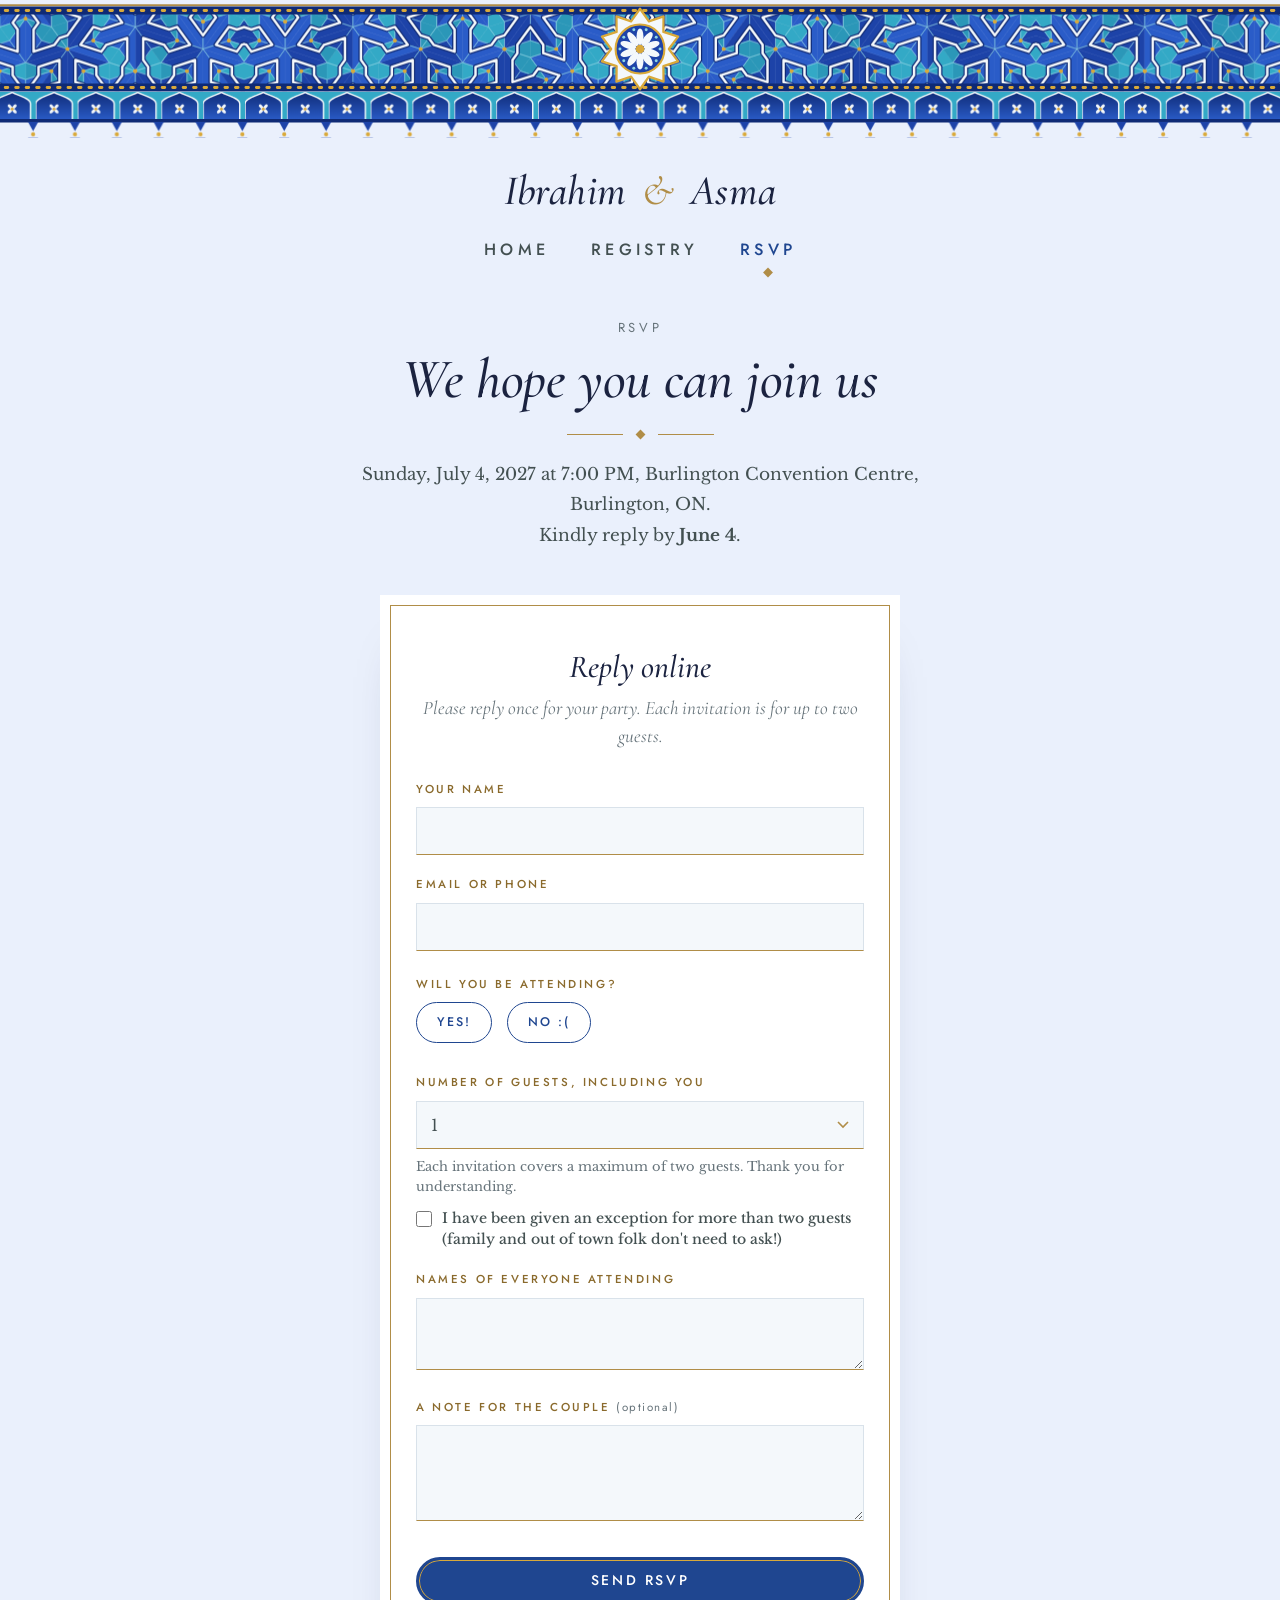
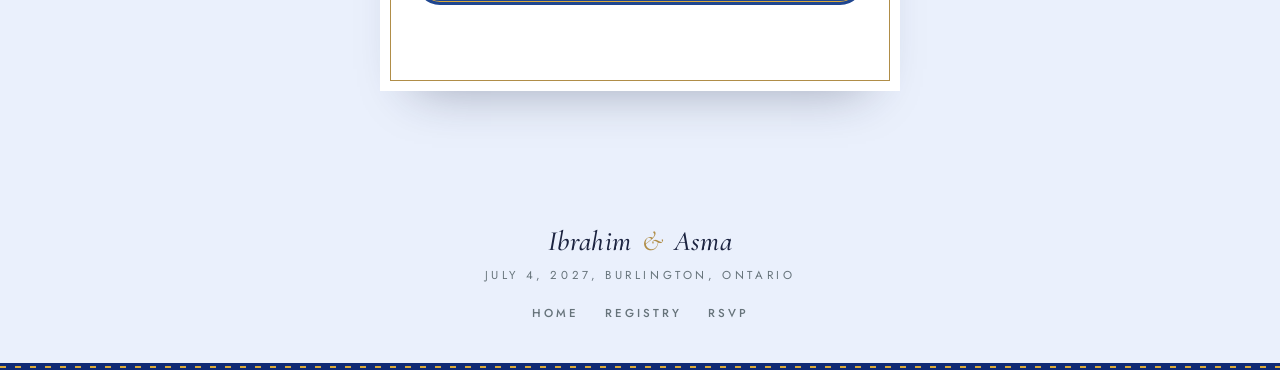
<file: toronto/rsvp.html>
<!DOCTYPE html>
<html lang="en">
<head>
  <meta charset="utf-8">
  <meta name="viewport" content="width=device-width, initial-scale=1">
  <title>Ibrahim &amp; Asma RSVP</title>
  <meta name="description" content="RSVP for Ibrahim and Asma&#x27;s wedding.">
  <!-- Keep the site out of search engines -->
  <meta name="robots" content="noindex, nofollow, noarchive, noimageindex">
  <meta name="googlebot" content="noindex, nofollow">
  <meta name="referrer" content="no-referrer">
  <link rel="icon" href="data:image/svg+xml,%3Csvg xmlns='http://www.w3.org/2000/svg' viewBox='0 0 64 64'%3E%3Crect width='64' height='64' fill='%23eaf0fc'/%3E%3Cpath d='M32 54 C14 46 10 30 14 14 C24 22 30 34 32 54 Z' fill='%237b8fdc'/%3E%3Cpath d='M32 54 C50 46 54 30 50 14 C40 22 34 34 32 54 Z' fill='%237b8fdc'/%3E%3Cpath d='M32 54 C24 40 24 22 32 6 C40 22 40 40 32 54 Z' fill='%231f4690'/%3E%3C/svg%3E">
  <link rel="preconnect" href="https://fonts.googleapis.com">
  <link rel="preconnect" href="https://fonts.gstatic.com" crossorigin>
  <link href="https://fonts.googleapis.com/css2?family=Forum&family=Libre+Baskerville:ital,wght@0,400;0,700;1,400&family=Cormorant+Garamond:ital,wght@0,400;0,600;1,400;1,500&family=Jost:wght@400;500;600&family=Amiri:wght@700&display=swap" rel="stylesheet">
  <link rel="stylesheet" href="../assets/style.css">
</head>
<body class="page-rsvp">
<div class="crown" aria-hidden="true"><img src="../assets/art/crown.svg" alt="" decoding="async"></div>
<header class="site-header reveal is-visible">
  <a class="wordmark" href="index.html">Ibrahim <span class="amp">&amp;</span> Asma</a>
  <nav class="site-nav" aria-label="Main">
    <a href="index.html">Home</a>
    <a href="registry.html">Registry</a>
    <a href="rsvp.html" aria-current="page">RSVP</a>
  </nav>
</header>
<main id="main" class="page">
  <p class="caption reveal is-visible">RSVP</p>
  <h1 class="display reveal is-visible">We hope you can join us</h1>
  <div class="rule reveal is-visible"><span class="diamond"></span></div>
  <p class="lead reveal is-visible" data-delay="1">Sunday, July 4, 2027 at 7:00 PM, Burlington Convention Centre, Burlington, ON.<br>Kindly reply by <strong><span data-text="rsvpDeadline">June 4</span></strong>.</p>

  <!-- On-site form: shown when config.js has rsvpScriptUrl -->
  <form class="panel rsvp-form reveal is-visible" data-delay="2" id="rsvp-form" novalidate hidden
        data-msg-missing="Please fill in the highlighted fields." data-msg-sending="Sending…" data-msg-failed="Sorry, something went wrong sending your reply. Please try again in a moment.">
    <h2 class="display">Reply online</h2>
    <p class="sub">Please reply once for your party. Each invitation is for up to two guests.</p>

    <div class="field">
      <label for="f-name">Your name</label>
      <input id="f-name" name="name" type="text" autocomplete="name" required>
    </div>
    <div class="field">
      <label for="f-contact">Email or phone</label>
      <input id="f-contact" name="contact" type="text" autocomplete="email" required>
    </div>

    <fieldset class="field choice">
      <legend>Will you be attending?</legend>
      <label class="pill"><input type="radio" name="attending" value="Yes!" data-role="accept" required><span>Yes!</span></label>
      <label class="pill"><input type="radio" name="attending" value="No :(" data-role="decline"><span>No :(</span></label>
    </fieldset>

    <div class="only-attending">
      <div class="field">
        <label for="f-guests">Number of guests, including you</label>
        <select id="f-guests" name="guests" data-max="10"><option>1</option><option>2</option><option disabled hidden>3</option><option disabled hidden>4</option><option disabled hidden>5</option><option disabled hidden>6</option><option disabled hidden>7</option><option disabled hidden>8</option><option disabled hidden>9</option><option disabled hidden>10</option></select>
        <p class="hint">Each invitation covers a maximum of two guests. Thank you for understanding.</p>
        <label class="check"><input type="checkbox" name="exception" id="f-exception" value="Yes"><span>I have been given an exception for more than two guests (family and out of town folk don&#x27;t need to ask!)</span></label>
      </div>
      <div class="field">
        <label for="f-guestnames">Names of everyone attending</label>
        <textarea id="f-guestnames" name="guestNames" rows="2"></textarea>
      </div>
    </div>

    <div class="field">
      <label for="f-message">A note for the couple <span class="opt">(optional)</span></label>
      <textarea id="f-message" name="message" rows="3"></textarea>
    </div>

    <button class="btn" type="submit">Send RSVP</button>
    <p class="form-status" role="status" aria-live="polite"></p>
  </form>

  <!-- Thank-you panel, shown after a successful submission -->
  <div class="panel rsvp-thanks reveal is-visible" id="rsvp-thanks" hidden data-text-declined="Your reply has been received. We&#x27;ll miss you, and thank you for letting us know.">
    <h2 class="display">Thank you</h2>
    <p class="sub" id="rsvp-thanks-text">Your reply has been received. We can&#x27;t wait to celebrate with you.</p>
    <div class="rule" style="margin-top:22px"><span class="diamond"></span></div>
  </div>

  <!-- Fallback: Google Form link, used only when rsvpScriptUrl is empty -->
  <div class="panel reveal is-visible" data-delay="2" id="rsvp-fallback">
    <h2 class="display">Reply online</h2>
    <p class="sub">The form takes about a minute. Please reply for everyone in your party.</p>
    <a class="btn" href="#" data-link="rsvpForm" data-fallback="Form coming soon">Open the RSVP form</a>
    <p class="fine">The form opens in a new tab.</p>
  </div>

  <div class="embed" id="rsvp-embed" hidden>
    <iframe title="RSVP form" loading="lazy"></iframe>
  </div>
</main>
<footer class="site-footer">
  <div class="inner">
    <div class="wordmark">Ibrahim <span class="amp">&amp;</span> Asma</div>
    <p class="caption">July 4, 2027, Burlington, Ontario</p>
    <nav aria-label="Footer">
      <a href="index.html">Home</a>
      <a href="registry.html">Registry</a>
      <a href="rsvp.html">RSVP</a>
    </nav>
  </div>
  <div class="ribbon" aria-hidden="true"></div>
</footer>
<script src="config.js"></script>
<script src="../assets/site.js" defer></script>
</body>
</html>
</file>
<file: assets/style.css>
/* Ibrahim & Asma wedding site
   Palette: the pale-blue ground and charcoal of the original site, with the
   flyer's lapis, gold and Isfahan tile colours for the ornament. */

:root {
  --sky: #eaf0fc;
  --sky-light: #d6e3ea;
  --sky-deep: #a9c1d0;
  --paper: #ffffff;
  --ink: #435051;
  --ink-soft: #66737a;
  --navy: #1b2340;
  --lapis: #1f4690;
  --lapis-dark: #173672;
  --gold: #b08d47;
  --gold-deep: #8a6a2c;
  --cobalt: #1d43a8;
  --cobalt-mid: #2a5cc8;
  --cobalt-deep: #0f2a75;
  --turquoise: #33a9c6;
  --tile-white: #f4f8fb;
  --ochre: #d9a93a;
  --lotus: #7b8fdc;

  --font-script: "Forum", "Cormorant Garamond", Georgia, serif;
  --font-serif: "Cormorant Garamond", "Georgia", serif;
  --font-body: "Libre Baskerville", "Georgia", serif;
  --font-sans: "Jost", "Futura", "Helvetica Neue", sans-serif;
  --font-arabic: "Amiri", "Noto Naskh Arabic", serif;

  --max: 1080px;
  --gutter: 20px;
}

*, *::before, *::after { box-sizing: border-box; }
html { -webkit-text-size-adjust: 100%; scroll-behavior: smooth; }
body {
  margin: 0;
  background: var(--sky);
  color: var(--ink);
  font-family: var(--font-body);
  font-size: 16px;
  line-height: 1.7;
  -webkit-font-smoothing: antialiased;
  -moz-osx-font-smoothing: grayscale;
  overflow-x: hidden;
}
a { color: var(--lapis); text-decoration: none; transition: color .25s; }
a:hover { color: var(--lapis-dark); }
img, svg { display: block; max-width: 100%; }
h1, h2, h3 { font-weight: 400; margin: 0; }
p { margin: 0; }
.sr-only {
  position: absolute; width: 1px; height: 1px; margin: -1px; padding: 0;
  overflow: hidden; clip: rect(0 0 0 0); white-space: nowrap; border: 0;
}

/* ---------- Ornament: the flyer's tiled crown across the top of every page ---------- */
.crown { width: 100%; line-height: 0; }
.crown img { width: 100%; height: clamp(91px, 10.9vw, 158px); display: block; }
.ribbon {
  height: 7px;
  background:
    repeating-linear-gradient(90deg, var(--ochre) 0 6px, transparent 6px 15px) center / 100% 2px no-repeat,
    var(--cobalt-deep);
}

/* ---------- Flyer artwork: lanterns beside the header, bouquets beside the arch ---------- */
.top { position: relative; }
.lantern {
  position: absolute; top: 0;
  width: clamp(138px, 13.75vw, 188px); height: auto;
  pointer-events: none;
  opacity: 0; animation: lantern-in 1.4s ease .6s forwards;
}
.lantern--left { left: max(var(--gutter), calc(50% - var(--max) / 2 + 36px)); }
.lantern--right { right: max(var(--gutter), calc(50% - var(--max) / 2 + 36px)); }
@keyframes lantern-in { to { opacity: 1; } }
.arch-wrap { position: relative; max-width: 1000px; margin: 0 auto; }
.bouquet {
  position: absolute; bottom: 0;
  height: min(560px, 82%); width: auto;
  pointer-events: none;
}
.bouquet--left { left: 0; }
.bouquet--right { right: 0; }
@media (max-width: 1060px) {
  .bouquet { height: 420px; }
}
@media (max-width: 900px) {
  .lantern, .bouquet { display: none; }
}

/* ---------- Header ---------- */
.site-header {
  max-width: var(--max);
  margin: 0 auto;
  padding: 26px var(--gutter) 10px;
  display: flex;
  flex-direction: column;
  align-items: center;
  gap: 14px;
}
.wordmark {
  font-family: var(--font-serif);
  font-style: italic;
  font-weight: 500;
  font-size: 42px;
  line-height: 1.2;
  color: var(--navy);
  letter-spacing: .01em;
}
.wordmark .amp { color: var(--gold); font-weight: 400; margin: 0 .12em; }
.site-nav { display: flex; gap: 38px; }
.site-nav a {
  position: relative;
  font-family: var(--font-sans);
  font-size: 16.25px;
  font-weight: 500;
  letter-spacing: 4.25px;
  text-transform: uppercase;
  color: var(--ink);
  padding: 6px 2px 12px;
}
.site-nav a::after {
  content: "";
  position: absolute; left: 50%; bottom: 0;
  width: 7px; height: 7px;
  transform: translateX(-50%) rotate(45deg) scale(0);
  background: var(--gold);
  transition: transform .3s;
}
.site-nav a:hover { color: var(--lapis); }
.site-nav a:hover::after, .site-nav a[aria-current="page"]::after { transform: translateX(-50%) rotate(45deg) scale(1); }
.site-nav a[aria-current="page"] { color: var(--lapis); }

/* ---------- Shared type styles (from the flyer) ---------- */
.caption {
  font-family: var(--font-sans);
  font-size: 13px;
  font-weight: 400;
  letter-spacing: 3.6px;
  text-transform: uppercase;
  color: var(--ink-soft);
  line-height: 1.8;
}
.caption--gold { color: var(--gold-deep); font-weight: 500; font-size: 11.5px; letter-spacing: 3.5px; }
.display {
  font-family: var(--font-serif);
  font-style: italic;
  font-weight: 500;
  color: var(--navy);
  line-height: 1.1;
}
.lead { font-size: 17px; line-height: 1.8; color: var(--ink); }
.arabic {
  font-family: var(--font-arabic);
  font-weight: 700;
  color: var(--lapis);
  direction: rtl;
  line-height: 1.9;
}
.translation {
  font-family: var(--font-serif);
  font-style: italic;
  font-size: 19px;
  line-height: 1.4;
  color: var(--ink-soft);
}
.rule {
  display: flex; align-items: center; justify-content: center; gap: 14px;
  color: var(--gold);
}
.rule::before, .rule::after { content: ""; flex: 0 0 56px; height: 1px; background: var(--gold); }
.rule .diamond { width: 7px; height: 7px; background: var(--gold); transform: rotate(45deg); }

.btn {
  display: inline-block;
  font-family: var(--font-sans);
  font-size: 14px;
  font-weight: 500;
  letter-spacing: 2.6px;
  text-transform: uppercase;
  color: #fff;
  background: var(--lapis);
  border: 3px solid var(--lapis);
  box-shadow: inset 0 0 0 1px var(--ochre);
  border-radius: 999px;
  padding: 11px 38px;
  line-height: 1.4;
  cursor: pointer;
  transition: background .25s, border-color .25s, transform .25s, box-shadow .25s;
}
.btn:hover { color: #fff; background: var(--lapis-dark); border-color: var(--lapis-dark); transform: translateY(-1px); box-shadow: inset 0 0 0 1px var(--ochre), 0 10px 24px -14px rgba(15,42,117,.7); }
.btn--ghost { color: var(--lapis); background: transparent; box-shadow: none; }
.btn--ghost:hover { color: #fff; background: var(--lapis); border-color: var(--lapis); box-shadow: none; }
.btn[aria-disabled="true"] { opacity: .55; pointer-events: none; }

/* ---------- Hero: the jharokha arch ---------- */
.hero { padding: 26px var(--gutter) 70px; text-align: center; }
.hero .bismillah { font-size: 28px; margin: 0 auto; }
.hero .bismillah-translation { margin: 0 auto 20px; font-size: 17px; }

.arch {
  position: relative;
  max-width: 600px;
  margin: 10px auto 0;
  filter: drop-shadow(0 30px 40px rgba(27,35,64,.16));
}
.arch-head { width: 100%; height: auto; overflow: visible; }
.arch-fill { fill: var(--paper); }
.arch-dots { fill: var(--gold); }
.arch-cusp { fill: none; stroke: var(--gold); stroke-width: 1.6; }
.arch-ribbon { fill: none; stroke: var(--cobalt-deep); stroke-width: 8; stroke-linecap: butt; }
.arch-beads { fill: none; stroke: var(--ochre); stroke-width: 2.4; stroke-dasharray: 5 9; }
.arch-body {
  background: var(--paper);
  border-left: 8px solid var(--cobalt-deep);
  border-right: 8px solid var(--cobalt-deep);
  border-bottom: 4px solid var(--gold);
  margin-top: -16%;   /* lift the content into the empty lower part of the arch head */
  position: relative;
  padding: 0 14px 12px;
}
.arch-inner {
  border-left: 1.6px solid var(--gold);
  border-right: 1.6px solid var(--gold);
  padding: 0 22px 34px;
  margin-top: -2px;
}
.arch-base {
  height: 7px;
  background:
    repeating-linear-gradient(90deg, var(--ochre) 0 5px, transparent 5px 14px) center / 100% 2.4px no-repeat,
    var(--cobalt-deep);
  margin: 0 0;
}
.arch-body .caption { margin-bottom: 14px; font-weight: 600; color: var(--navy); }

.names { display: flex; flex-direction: column; align-items: center; gap: 2px; }
.names .script {
  font-family: var(--font-script);
  font-weight: 400;
  font-size: 31px;
  line-height: 1.35;
  letter-spacing: .16em;
  text-transform: uppercase;
  color: var(--navy);
  padding-left: .16em; /* balance the trailing tracking */
  white-space: nowrap;
}
.names .and {
  font-family: var(--font-body);
  font-size: 16px;
  letter-spacing: .3px;
  color: var(--ink);
  margin: 6px 0;
}

.date-row {
  display: flex; align-items: center; justify-content: center;
  gap: 22px;
  margin: 26px auto 4px;
}
.date-row .side {
  font-family: var(--font-sans);
  font-size: 13px; font-weight: 500; letter-spacing: 3.5px; text-transform: uppercase;
  color: var(--ink);
  padding: 7px 0;
  border-top: 1.6px solid var(--gold);
  border-bottom: 1.6px solid var(--gold);
  min-width: 96px;
}
.date-row .numeral {
  font-family: var(--font-serif);
  font-weight: 600;
  font-size: 64px;
  line-height: .9;
  color: var(--gold-deep);
}
.date-month {
  font-family: var(--font-sans);
  font-size: 15px; font-weight: 500; letter-spacing: 4.5px; text-transform: uppercase;
  color: var(--ink);
}
.place {
  margin-top: 16px;
  font-family: var(--font-body);
  font-size: 16px;
  color: var(--ink);
}

.countdown {
  display: flex; justify-content: center; flex-wrap: wrap;
  gap: 8px 30px;
  margin: 24px auto 26px;
}
.countdown .unit { display: flex; flex-direction: column; align-items: center; min-width: 64px; }
.countdown .num {
  font-family: var(--font-serif);
  font-weight: 600;
  font-size: 40px;
  line-height: 1;
  color: var(--lapis);
  font-variant-numeric: tabular-nums;
}
.countdown .lbl {
  margin-top: 6px;
  font-family: var(--font-sans);
  font-size: 11px; font-weight: 500; letter-spacing: 3px; text-transform: uppercase;
  color: var(--ink-soft);
}
.countdown .lbl .short { display: none; }
.countdown .today { font-family: var(--font-serif); font-style: italic; font-size: 26px; color: var(--lapis); }

/* ---------- Ayah band ---------- */
.ayah {
  max-width: 760px;
  margin: 0 auto;
  padding: 10px var(--gutter) 60px;
  text-align: center;
}
.ayah .arabic { font-size: 26px; }
.ayah .translation { margin-top: 10px; max-width: 560px; margin-left: auto; margin-right: auto; }
.ayah .rule { margin-top: 16px; }

/* ---------- Details ---------- */
.section { max-width: var(--max); margin: 0 auto; padding: 0 var(--gutter) 80px; }
.section-head { text-align: center; margin-bottom: 44px; }
.section-head .caption { margin-bottom: 10px; }
.section-head .display { font-size: clamp(34px, 5vw, 48px); }
.section-head .rule { margin-top: 18px; }

.cards { display: grid; grid-template-columns: repeat(3, 1fr); gap: 22px; }
.card {
  background: var(--paper);
  padding: 40px 28px 36px;
  text-align: center;
  position: relative;
  box-shadow: 0 24px 40px -30px rgba(27,35,64,.35);
}
.card::before {
  content: "";
  position: absolute; inset: 10px;
  border: 1px solid var(--gold);
  pointer-events: none;
}
.card::after {
  content: "";
  position: absolute; top: 10px; left: 50%;
  width: 9px; height: 9px;
  background: var(--paper);
  border: 1.6px solid var(--gold);
  transform: translate(-50%,-50%) rotate(45deg);
}
.card .caption { color: var(--gold-deep); font-weight: 500; font-size: 11.5px; margin-bottom: 14px; }
.card .display { font-size: 30px; }
.card .sub { margin-top: 10px; font-family: var(--font-serif); font-style: italic; font-size: 20px; line-height: 1.4; color: var(--ink-soft); }
.card .venue {
  margin-top: 4px;
  font-family: var(--font-sans); font-size: 15px; font-weight: 500; letter-spacing: 3.5px; text-transform: uppercase;
  color: var(--navy);
}
.card .link {
  display: inline-block; margin-top: 18px;
  font-family: var(--font-sans); font-size: 12px; font-weight: 500; letter-spacing: 2.6px; text-transform: uppercase;
  color: var(--lapis);
  border-bottom: 1px solid var(--gold);
  padding-bottom: 2px;
}
.card .link:hover { border-bottom-color: var(--lapis); }

/* ---------- Note band ---------- */
.note {
  text-align: center;
  padding: 0 var(--gutter) 90px;
  max-width: 640px;
  margin: 0 auto;
}
.note .display { font-size: clamp(26px, 4vw, 34px); }
.note .lead { margin-top: 14px; }
.note .btn { margin-top: 26px; }

/* ---------- Simple pages (Registry / RSVP) ---------- */
.page { max-width: 760px; margin: 0 auto; padding: 30px var(--gutter) 90px; text-align: center; }
.page .display { font-size: clamp(36px, 6vw, 56px); }
.page .caption { margin-bottom: 10px; }
.page .lead { max-width: 560px; margin: 22px auto 0; }
.page .rule { margin-top: 20px; }

.panel {
  position: relative;
  background: var(--paper);
  margin: 44px auto 0;
  padding: 54px 36px 50px;
  max-width: 520px;
  box-shadow: 0 30px 50px -34px rgba(27,35,64,.4);
}
.panel::before { content: ""; position: absolute; inset: 10px; border: 1px solid var(--gold); pointer-events: none; }
.panel .icon { width: 78px; height: 78px; margin: 0 auto 22px; color: var(--lapis); }
.panel .icon svg { width: 100%; height: 100%; }
.panel .display { font-size: 32px; }
.panel .sub { margin-top: 10px; font-family: var(--font-serif); font-style: italic; font-size: 19px; color: var(--ink-soft); line-height: 1.45; }
.panel .btn { margin-top: 28px; }
.panel .pay-details { margin-top: 26px; font-family: var(--font-body); font-size: 18px; line-height: 1.5; color: var(--navy); }
.panel .pay-details span { display: block; padding: 8px 0; border-top: 1px solid #e3e8ee; }
.panel .pay-details span:first-child { border-top: 0; }
.panel .fine { margin-top: 18px; font-size: 13px; color: var(--ink-soft); line-height: 1.6; }

.embed { margin-top: 36px; background: var(--paper); padding: 10px; box-shadow: 0 30px 50px -34px rgba(27,35,64,.4); }
.embed iframe { width: 100%; height: 1400px; border: 0; display: block; }
.embed[hidden] { display: none; }

/* ---------- Popup ---------- */
.modal {
  border: 0; padding: 0; background: transparent;
  width: min(520px, calc(100% - 32px));
  max-height: calc(100vh - 32px);
  overflow: visible;
}
.modal::backdrop { background: rgba(27,35,64,.45); backdrop-filter: blur(3px); }
.modal[open] { animation: modal-in .3s ease; }
@keyframes modal-in { from { opacity: 0; transform: translateY(14px); } to { opacity: 1; transform: none; } }
.modal-panel { margin: 0; max-width: none; text-align: center; }
.modal-close {
  position: absolute; top: 14px; right: 14px; z-index: 1;
  width: 36px; height: 36px; border: 0; border-radius: 50%;
  background: var(--tile-white); color: var(--ink-soft);
  font: 24px/36px var(--font-serif); cursor: pointer;
  transition: background .2s, color .2s;
}
.modal-close:hover { background: var(--lapis); color: #fff; }
body:has(dialog.modal[open]) { overflow: hidden; }

/* ---------- Footer ---------- */
.site-footer { text-align: center; padding: 0 0 0; }
.site-footer .inner { max-width: var(--max); margin: 0 auto; padding: 44px var(--gutter) 40px; }
.site-footer .wordmark { font-size: 28px; }
.site-footer .caption { margin-top: 6px; font-size: 11.5px; }
.site-footer nav { margin-top: 18px; display: flex; justify-content: center; gap: 26px; }
.site-footer nav a {
  font-family: var(--font-sans); font-size: 11.5px; font-weight: 500; letter-spacing: 3px; text-transform: uppercase; color: var(--ink-soft);
}
.site-footer nav a:hover { color: var(--lapis); }
.site-footer .ribbon { margin-top: 0; }

/* ---------- Reveal (borrowed from the portfolio's intro fade) ---------- */
.reveal { opacity: 0; transform: translateY(18px); transition: opacity .9s ease, transform .9s ease; }
.reveal.is-visible { opacity: 1; transform: none; }
.reveal[data-delay="1"] { transition-delay: .15s; }
.reveal[data-delay="2"] { transition-delay: .3s; }
.reveal[data-delay="3"] { transition-delay: .45s; }
.reveal[data-delay="4"] { transition-delay: .6s; }
@media (prefers-reduced-motion: reduce) {
  .reveal { opacity: 1; transform: none; transition: none; }
  html { scroll-behavior: auto; }
}

/* ---------- Responsive ---------- */
@media (max-width: 860px) {
  .cards { grid-template-columns: 1fr; max-width: 520px; margin: 0 auto; }
}
@media (max-width: 600px) {
  .site-header { padding-top: 22px; }
  .wordmark { font-size: 36px; }
  .site-nav { gap: 24px; }
  .site-nav a { font-size: 15px; letter-spacing: 3.25px; }
  .hero { padding-bottom: 54px; }
  .hero .bismillah { font-size: 22px; }
  .hero .bismillah-translation { font-size: 15px; margin-bottom: 16px; }
  .arch { margin-top: 6px; }
  .arch-body { padding: 0 8px 10px; border-left-width: 6px; border-right-width: 6px; }
  .arch-inner { padding: 0 10px 26px; }
  .names .script { font-size: 18px; letter-spacing: .1em; padding-left: .1em; }
  .date-row { gap: 12px; margin-top: 22px; }
  .date-row .side { min-width: 70px; font-size: 11px; letter-spacing: 2.4px; }
  .date-row .numeral { font-size: 52px; }
  .date-month { font-size: 13px; letter-spacing: 3.5px; }
  .countdown { gap: 6px 14px; margin: 20px auto 22px; }
  .countdown .unit { min-width: 56px; }
  .countdown .num { font-size: 32px; }
  .countdown .lbl .long { display: none; }
  .countdown .lbl .short { display: inline; }
  .ayah .arabic { font-size: 22px; }
  .panel { padding: 44px 22px 40px; }
  .embed iframe { height: 1600px; }
}

/* ---------- RSVP form ---------- */
.rsvp-form { text-align: left; }
.rsvp-form .display, .rsvp-form > .sub { text-align: center; }
.rsvp-form > .sub { margin-bottom: 30px; }
.field { margin-top: 20px; }
.field label, .field legend {
  display: block;
  font-family: var(--font-sans);
  font-size: 11.5px; font-weight: 500; letter-spacing: 2.6px; text-transform: uppercase;
  color: var(--gold-deep);
  margin-bottom: 8px;
  padding: 0;
}
.field .opt { color: var(--ink-soft); letter-spacing: 1.5px; text-transform: none; font-weight: 400; }
.field input[type="text"], .field select, .field textarea {
  width: 100%;
  font-family: var(--font-body);
  font-size: 16px;
  line-height: 1.5;
  color: var(--ink);
  background: var(--tile-white);
  border: 1px solid #d9e2ea;
  border-bottom: 1.6px solid var(--gold);
  border-radius: 0;
  padding: 11px 14px;
  outline: none;
  transition: border-color .2s, box-shadow .2s, background .2s;
  -webkit-appearance: none; appearance: none;
}
.field select {
  background-image: url("data:image/svg+xml,%3Csvg xmlns='http://www.w3.org/2000/svg' width='12' height='8' viewBox='0 0 12 8'%3E%3Cpath d='M1 1l5 5 5-5' fill='none' stroke='%23b08d47' stroke-width='1.6'/%3E%3C/svg%3E");
  background-repeat: no-repeat; background-position: right 14px center;
  padding-right: 36px;
}
.field textarea { resize: vertical; min-height: 64px; }
.field .hint { margin-top: 8px; font-size: 13px; line-height: 1.5; color: var(--ink-soft); }
.field .check { display: flex; align-items: flex-start; gap: 10px; margin-top: 12px; cursor: pointer; }
.field .check input { width: 16px; height: 16px; margin: 3px 0 0; accent-color: var(--lapis); flex: 0 0 auto; }
.field .check span { font-family: var(--font-body); font-size: 14px; line-height: 1.5; color: var(--ink); text-transform: none; letter-spacing: 0; }
.field input:focus, .field select:focus, .field textarea:focus {
  border-color: var(--lapis); background: #fff;
  box-shadow: 0 0 0 3px rgba(31,70,144,.12);
}
.rsvp-form.was-validated :invalid { border-color: #b4453d; }
.choice { border: 0; padding: 0; margin: 24px 0 0; }
.choice .pill { display: inline-block; margin: 0 10px 10px 0; cursor: pointer; }
.choice .pill input { position: absolute; opacity: 0; width: 1px; height: 1px; }
.choice .pill span {
  display: inline-block;
  font-family: var(--font-sans); font-size: 12.5px; font-weight: 500; letter-spacing: 2px; text-transform: uppercase;
  color: var(--lapis);
  border: 1.6px solid var(--lapis);
  border-radius: 999px;
  padding: 9px 20px;
  transition: background .2s, color .2s, box-shadow .2s;
}
.choice .pill input:checked + span { background: var(--lapis); color: #fff; box-shadow: inset 0 0 0 1px var(--ochre); }
.choice .pill input:focus-visible + span { box-shadow: 0 0 0 3px rgba(31,70,144,.25); }
.only-attending { transition: opacity .3s; }
.only-attending[hidden] { display: none; }
.hp { position: absolute; left: -9999px; top: auto; width: 1px; height: 1px; overflow: hidden; }
.rsvp-form .btn { display: block; width: 100%; margin-top: 28px; }
.rsvp-form .btn[disabled] { opacity: .6; cursor: wait; }
.form-status { text-align: center; margin-top: 14px; min-height: 1.6em; font-size: 14px; color: var(--ink-soft); }
.form-status.error { color: #9b3a33; }
.rsvp-thanks { padding-bottom: 54px; }
</file>
